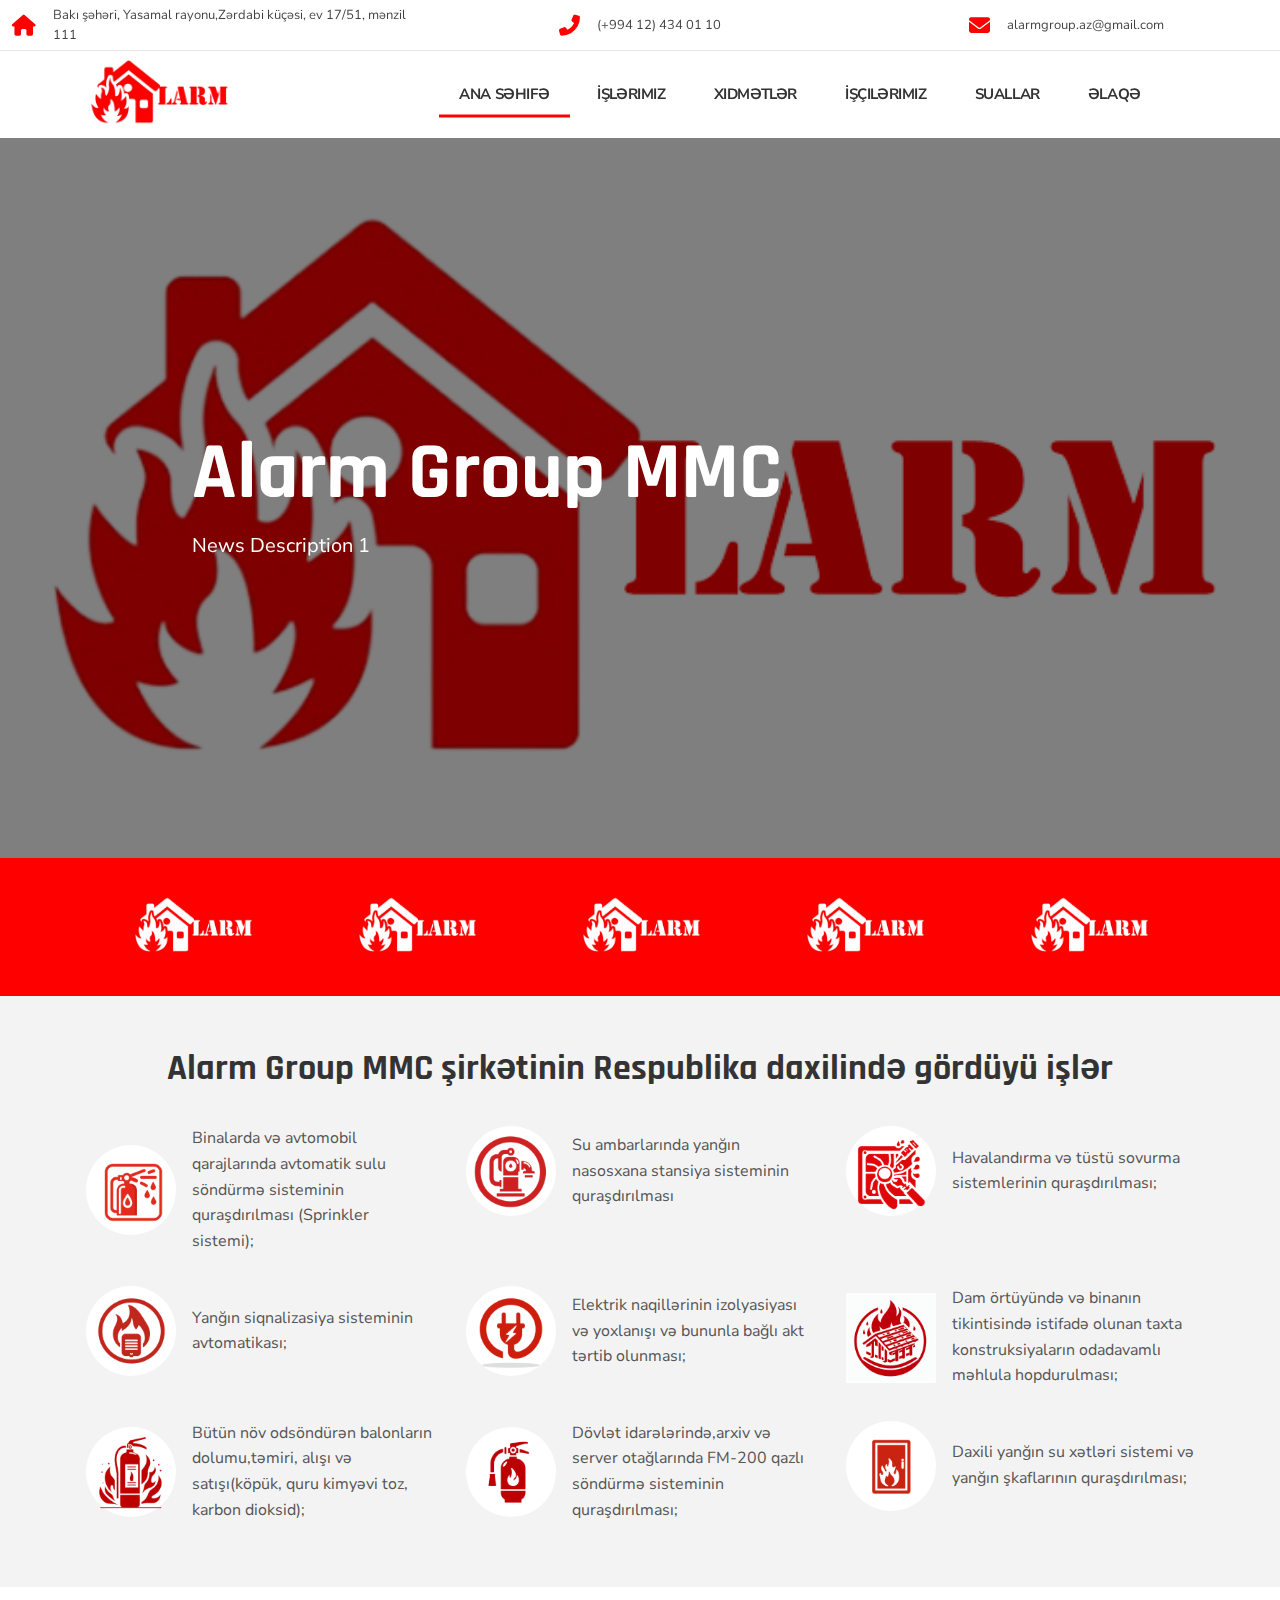
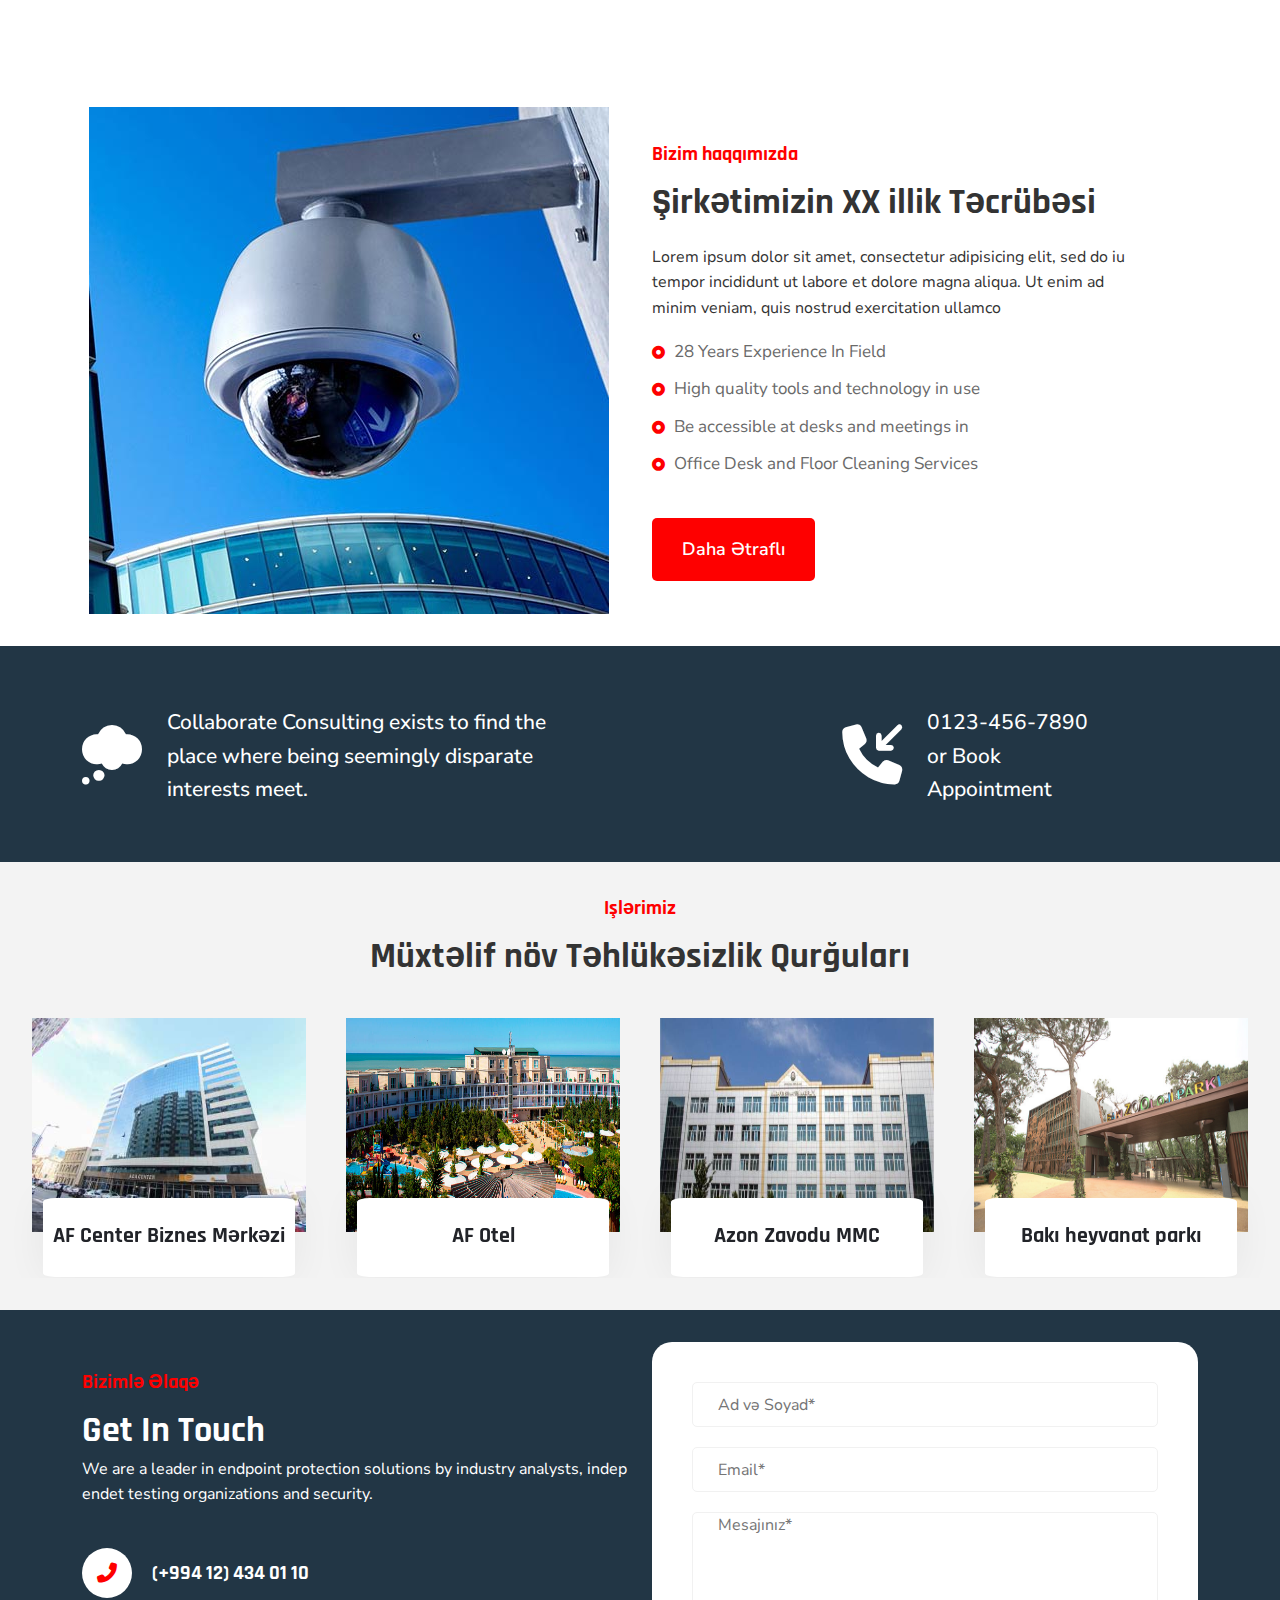
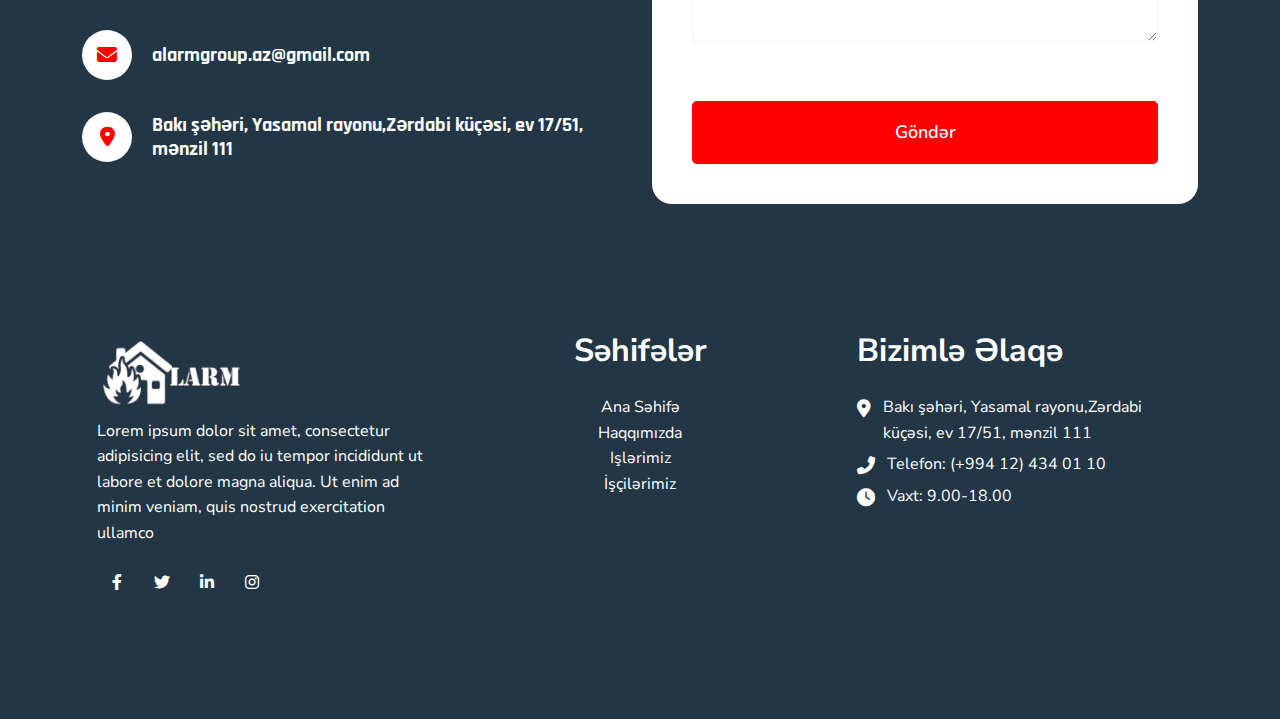
<file: index.html>
<!doctype html>
<html lang="en">

<head>
    <title>Alarm Group MMC</title>
    <!-- Required meta tags -->
    <meta charset="utf-8">
    <meta content="width=device-width, initial-scale=1, shrink-to-fit=no" name="viewport">

    <!-- Bootstrap CSS v5.2.1 -->
    <link href="assets/libs/bootstrap-5.2.3-dist/css/bootstrap.min.css" rel="stylesheet">
    <link href="assets/libs/slick/slick.css" rel="stylesheet" type="text/css" />
    <!-- ==== Font Awesome Pro === -->
    <link href="assets/libs/font-awesome/css/all.min.css" rel="stylesheet">
    <link href="assets/css/style.css" rel="stylesheet">
</head>

<body>
    <header>
        <div class="desktop-header">
            <div class="container-fluid">
                <div class="upper-header row">
                    <div class="col-lg-4 col-md-4">
                        <div class="header-phone-holder">
                            <i class="fas fa-home"></i>
                            Bakı şəhəri, Yasamal rayonu,Zərdabi küçəsi, ev 17/51, mənzil 111
                        </div>
                    </div>
                    <div class="col-lg-4 col-md-2">
                        <div class="header-phone-holder">
                            <i class="fas fa-phone-alt"></i>
                            (+994 12) 434 01 10
                        </div>
                    </div>
                    <div class="col-lg-4 col-md-2">
                        <div class="header-email-holder">
                            <i class="fas fa-envelope"></i>
                            alarmgroup.az@gmail.com
                        </div>
                    </div>
                </div>
                <div class="lower-header row">
                    <div class="col-md-3 text-center">
                        <div class="logo-main">
                            <a href="index.html">
                                <img alt="Logo" class="img-fluid logo" src="images/Alarm.png" title="Home">
                            </a>
                        </div>
                    </div>
                    <div class="col-md-9">
                        <ul class="header-menu vertical-center">
                            <li class="menu-item">
                                <a class="active" href="index.html">Ana Səhifə</a>
                            </li>
                            <!-- <li class="menu-item">
                                <a href="#">Haqqımızda</a>
                                <ul class="sub-menu">
                                    <li class="sub-menu-item">
                                        <a href="#">Test</a>
                                    </li>
                                    <li class="sub-menu-item">
                                        <a href="#">Test</a>
                                    </li>
                                    <li class="sub-menu-item">
                                        <a href="#">Test</a>
                                    </li>
                                </ul>
                            </li> -->
                            <li class="menu-item">
                                <a href="works.html">İşlərimiz</a>
                            </li>
                            <li class="menu-item">
                                <a href="services.html">Xidmətlər</a>
                            </li>
                            <li class="menu-item">
                                <a href="team.html">İşçilərimiz</a>
                            </li>
                            <li class="menu-item">
                                <a href="faq.html">Suallar</a>
                            </li>
                            <li class="menu-item">
                                <a href="contact.html">Əlaqə</a>
                            </li>
                        </ul>
                    </div>
                </div>
            </div>
        </div>
        <div class="mobile-header">
            <div class="mobile-header-wrapper">
                <div class="logo-main">
                    <a href="index.html">
                        <img alt="Logo" class="img-fluid logo" src="images/Alarm.png" title="Home">
                    </a>
                </div>
                <div class="mobile-menu-toggle">
                    <a class="mobile-menu-btn" href="javascript:void(0);">
                        <i class="fa-solid fa-bars fa-fade fa-lg"></i>
                    </a>
                </div>
                <div class="mobile-menu">
                    <ul class="mobile-menu-list">
                        <li>
                            <a class="active" href="index.html">
                                <span>Ana Səhifə</span>
                            </a>
                        </li>
                        <!-- <li>
                            <a href="index.html">
                                <span>Haqqımızda</span>
                            </a>
                        </li> -->
                        <li>
                            <a href="works.html">
                                <span>İşlərimiz</span>
                            </a>
                        </li>
                        <li>
                            <a href="services.html">
                                <span>Xidmətlər</span>
                            </a>
                        </li>
                        <li>
                            <a href="team.html">
                                <span>İşçilərimiz</span>
                            </a>
                        </li>
                        <li>
                            <a href="faq.html">
                                <span>Suallar</span>
                            </a>
                        </li>
                        <li>
                            <a href="contact.html">
                                <span>Əlaqə</span>
                            </a>
                        </li>
                    </ul>
                </div>
            </div>
        </div>
    </header>
    <main>
        <section class="section cover-section">
            <div class="slickjs carousel-news"></div>
        </section>
        <section class="section partners-section">
            <div class="container">
                <div class="slickjs carousel-partner">
                    <div class="partner-box px-5">
                        <img alt="" class="img-fluid" src="images/AlarmWhite.png">
                    </div>
                    <div class="partner-box px-5">
                        <img alt="" class="img-fluid" src="images/AlarmWhite.png">
                    </div>
                    <div class="partner-box px-5">
                        <img alt="" class="img-fluid" src="images/AlarmWhite.png">
                    </div>
                    <div class="partner-box px-5">
                        <img alt="" class="img-fluid" src="images/AlarmWhite.png">
                    </div>
                    <div class="partner-box px-5">
                        <img alt="" class="img-fluid" src="images/AlarmWhite.png">
                    </div>
                    <div class="partner-box px-5">
                        <img alt="" class="img-fluid" src="images/AlarmWhite.png">
                    </div>
                </div>
            </div>
        </section>
        <section class="section features-section py-5">
            <div class="container">
                <div class="section-heading">
                    <h3 class="section-title">Alarm Group MMC şirkətinin Respublika daxilində gördüyü işlər</h3>
                </div>
                <div class="row">
                    <div class="col-md-6 col-lg-4 p-3">
                        <div class="feature-box">
                            <div class="feature-icon rounded-circle vertical-center me-3">
                                <img alt="" src="images/sprinkler.png">
                            </div>
                            <div class="feature-content">
                                <p class="feature-body">Binalarda və avtomobil qarajlarında avtomatik sulu söndürmə sisteminin quraşdırılması (Sprinkler sistemi);</p>
                            </div>
                        </div>
                    </div>
                    <div class="col-md-6 col-lg-4 p-3">
                        <div class="feature-box">
                            <div class="feature-icon rounded-circle vertical-center me-3">
                                <img alt="" src="images/fire-pump.png">
                            </div>
                            <div class="feature-content">
                                <p class="feature-body">Su ambarlarında yanğın nasosxana stansiya sisteminin quraşdırılması </p>
                            </div>
                        </div>
                    </div>
                    <div class="col-md-6 col-lg-4 p-3">
                        <div class="feature-box">
                            <div class="feature-icon rounded-circle vertical-center me-3">
                                <img alt="" src="images/ventilation.png">
                            </div>
                            <div class="feature-content">
                                <p class="feature-body">Havalandırma və tüstü sovurma sistemlerinin quraşdırılması;</p>
                            </div>
                        </div>
                    </div>
                    <div class="col-md-6 col-lg-4 p-3">
                        <div class="feature-box">
                            <div class="feature-icon rounded-circle vertical-center me-3">
                                <img alt="" src="images/firealarm.png">
                            </div>
                            <div class="feature-content">
                                <p class="feature-body">Yanğın siqnalizasiya sisteminin avtomatikası;</p>
                            </div>
                        </div>
                    </div>
                    <div class="col-md-6 col-lg-4 p-3">
                        <div class="feature-box">
                            <div class="feature-icon rounded-circle vertical-center me-3">
                                <img alt="" src="images/electric.png">
                            </div>
                            <div class="feature-content">
                                <p class="feature-body">Elektrik naqillərinin izolyasiyası və yoxlanışı və bununla bağlı akt tərtib olunması;</p>
                            </div>
                        </div>
                    </div>
                    <div class="col-md-6 col-lg-4 p-3">
                        <div class="feature-box">
                            <div class="feature-icon rounded-circle vertical-center me-3">
                                <img alt="" src="images/fire-resistant.jpg">
                            </div>
                            <div class="feature-content">
                                <p class="feature-body">Dam örtüyündə və binanın tikintisində istifadə olunan taxta konstruksiyaların odadavamlı məhlula hopdurulması;</p>
                            </div>
                        </div>
                    </div>
                    <div class="col-md-6 col-lg-4 p-3">
                        <div class="feature-box">
                            <div class="feature-icon rounded-circle vertical-center me-3">
                                <img alt="" src="images/fire-extinguishing.png">
                            </div>
                            <div class="feature-content">
                                <p class="feature-body">Bütün növ odsöndürən balonların dolumu,təmiri, alışı və satışı(köpük, quru kimyəvi toz, karbon dioksid);</p>
                            </div>
                        </div>
                    </div>
                    <div class="col-md-6 col-lg-4 p-3">
                        <div class="feature-box">
                            <div class="feature-icon rounded-circle vertical-center me-3">
                                <img alt="" src="images/gas-extinguishing.png">
                            </div>
                            <div class="feature-content">
                                <p class="feature-body">Dövlət idarələrində,arxiv və server otağlarında FM-200 qazlı söndürmə sisteminin quraşdırılması;</p>
                            </div>
                        </div>
                    </div>
                    <div class="col-md-6 col-lg-4 p-3">
                        <div class="feature-box">
                            <div class="feature-icon rounded-circle vertical-center me-3">
                                <img alt="" src="images/fire-cabinet.png">
                            </div>
                            <div class="feature-content">
                                <p class="feature-body">Daxili yanğın su xətləri sistemi və yanğın şkaflarının quraşdırılması;</p>
                            </div>
                        </div>
                    </div>
                </div>
            </div>
        </section>
        <section class="section about-section container">
            <div class="row align-items-center">
                <div class="col-md-6 text-center">
                    <img alt="" class="img-fluid" src="images/about3.jpg">
                </div>
                <div class="col-md-6">
                    <div class="about-content">
                        <div class="about-heading">
                            <span class="subtitle">Bizim haqqımızda</span>
                            <h2 class="section-title">Şirkətimizin XX illik Təcrübəsi</h2>
                        </div>
                        <div class="about-body">
                            <p class="section-body my-3">
                                Lorem ipsum dolor sit amet, consectetur adipisicing elit, sed do iu
                                tempor incididunt ut labore et dolore magna aliqua. Ut enim ad minim veniam, quis
                                nostrud
                                exercitation ullamco
                            </p>
                            <ul class="about-list-items">
                                <li class="about-list-item">
                                    <span class="about-list-icon">
                                        <i class="fas fa-dot-circle"></i>
                                    </span>
                                    <span class="about-list-text"> 28 Years Experience In Field</span>
                                </li>
                                <li class="about-list-item">
                                    <span class="about-list-icon">
                                        <i class="fas fa-dot-circle"></i>
                                    </span>
                                    <span class="about-list-text"> High quality tools and technology in use</span>
                                </li>
                                <li class="about-list-item">
                                    <span class="about-list-icon">
                                        <i class="fas fa-dot-circle"></i>
                                    </span>
                                    <span class="about-list-text"> Be accessible at desks and meetings in</span>
                                </li>
                                <li class="about-list-item">
                                    <span class="about-list-icon">
                                        <i class="fas fa-dot-circle"></i>
                                    </span>
                                    <span class="about-list-text"> Office Desk and Floor Cleaning Services</span>
                                </li>
                            </ul>
                            <a class="button" href="about.html">Daha Ətraflı</a>
                        </div>
                    </div>
                </div>
            </div>
        </section>
        <section class="section call-section">
            <div class="container">
                <div class="row justify-content-center align-items-center">
                    <div class="col-md-8 ">
                        <div class="call-box vertical-center">
                            <div class="call-icon">
                                <i class="fa fa-thought-bubble"></i>
                            </div>
                            <span class="call-text">Collaborate Consulting exists to find the place where being
                                seemingly disparate interests meet.</span>
                        </div>
                    </div>
                    <div class="col-md-4 ">
                        <div class="call-box vertical-center">
                            <div class="call-icon">
                                <i class="fa fa-phone-incoming"></i>
                            </div>
                            <span class="call-text">0123-456-7890 or Book Appointment</span>
                        </div>
                    </div>
                </div>
            </div>
        </section>
        <section class="section projects-section">
            <div class="container-fluid">
                <div class="section-heading">
                    <span class="subtitle">Işlərimiz</span>
                    <h3 class="section-title">Müxtəlif növ Təhlükəsizlik Qurğuları</h3>
                </div>
                <div class="section-body">
                    <div class="slickjs carousel-projects">
                        <div class="project-box">
                            <div class="project-image">
                                <img alt="" class="img-fluid position-relative"
                                    src="images/works/AF Center Biznes Mərkəzi.jpg">
                            </div>
                            <div class="project-content">
                                <div class="project-content-heading">
                                    <h1>AF Center Biznes Mərkəzi</h1>
                                </div>
                                <!-- <div class="project-content-body">
                                <p class="mb-0">Security</p>
                            </div> -->
                            </div>
                        </div>
                        <div class="project-box">
                            <div class="project-image">
                                <img alt="" class="img-fluid position-relative" src="images/works/AF Otel ..jpg">
                            </div>
                            <div class="project-content">
                                <div class="project-content-heading">
                                    <h1>AF Otel</h1>
                                </div>
                                <!-- <div class="project-content-body">
                                <p class="mb-0">Security</p>
                            </div> -->
                            </div>
                        </div>
                        <div class="project-box">
                            <div class="project-image">
                                <img alt="" class="img-fluid position-relative" src="images/works/Azon Zavodu MMC.jpg">
                            </div>
                            <div class="project-content">
                                <div class="project-content-heading">
                                    <h1>Azon Zavodu MMC</h1>
                                </div>
                                <!-- <div class="project-content-body">
                                <p class="mb-0">Security</p>
                            </div> -->
                            </div>
                        </div>
                        <div class="project-box">
                            <div class="project-image">
                                <img alt="" class="img-fluid position-relative"
                                    src="images/works/Bakı heyvanat parkı( Zoopark).jpg">
                            </div>
                            <div class="project-content">
                                <div class="project-content-heading">
                                    <h1>Bakı heyvanat parkı</h1>
                                </div>
                                <!-- <div class="project-content-body">
                                <p class="mb-0">Security</p>
                            </div> -->
                            </div>
                        </div>
                        <div class="project-box">
                            <div class="project-image">
                                <img alt="" class="img-fluid position-relative"
                                    src="images/works/bilgeh sanatoriyası.jpg">
                            </div>
                            <div class="project-content">
                                <div class="project-content-heading">
                                    <h1>Bilgəh Sanatoriyası</h1>
                                </div>
                                <!-- <div class="project-content-body">
                                <p class="mb-0">Security</p>
                            </div> -->
                            </div>
                        </div>
                    </div>
                </div>
            </div>
        </section>
        <section class="section contact-section">
            <div class="container">
                <div class="row vertical-center">
                    <div class="col-md-6">
                        <div class="contact-content">
                            <div class="contact-content-heading">
                                <span class="subtitle">Bizimlə Əlaqə</span>
                                <h2 class="section-title">Get In Touch</h2>
                            </div>
                            <div class="contact-content-body">
                                <p>We are a leader in endpoint protection solutions by industry analysts, indep endet
                                    testing organizations and security.</p>
                                <div class="contact-info mt-4">
                                    <div class="contact-box py-3 vertical-center justify-content-start">
                                        <span class="contact-icon">
                                            <i class="fas fa-phone-alt text-center"></i>
                                        </span>
                                        <div class="contact-text">
                                            <p>(+994 12) 434 01 10</p>
                                        </div>
                                    </div>
                                    <div class="contact-box py-3 vertical-center justify-content-start">
                                        <span class="contact-icon">
                                            <i class="fa-solid fa-envelope text-center"></i>
                                        </span>
                                        <div class="contact-text">
                                            <p>alarmgroup.az@gmail.com</p>
                                        </div>
                                    </div>
                                    <div class="contact-box py-3 vertical-center justify-content-start">
                                        <span class="contact-icon">
                                            <i class="fa-solid fa-location-dot text-center"></i>
                                        </span>
                                        <div class="contact-text">
                                            <p>Bakı şəhəri, Yasamal rayonu,Zərdabi küçəsi, ev 17/51, mənzil 111</p>
                                        </div>
                                    </div>
                                </div>
                            </div>
                        </div>
                    </div>
                    <div class="col-md-6">
                        <div class="contact-form">
                            <form action="https://formspree.io/f/xwkjoaob" id="contact-form" method="POST">
                                <label>
                                    <input class="contact-input" name="name" placeholder="Ad və Soyad*" required=""
                                        type="text" />
                                </label>
                                <label>
                                    <input class="contact-input" name="email" placeholder="Email*" required=""
                                        type="email" />
                                </label>
                                <label>
                                    <textarea class="contact-input" name="message" placeholder="Mesajınız*" required=""
                                        rows="5" type="text"></textarea>
                                </label>
                                <button class="button" id="my-form-button">Göndər</button>
                                <p id="contact-form-status"></p>
                            </form>
                        </div>
                    </div>
                </div>
            </div>
        </section>
    </main>
    <footer>
        <div class="container">
            <div class="row">
                <div class="col-sm-12 col-md-6 col-lg-4">
                    <div class="footer-box">
                        <a href="index.html">
                            <img alt="" class="img-fluid logo" src="images/AlarmWhite.png">
                        </a>
                        <p class="mb-3">Lorem ipsum dolor sit amet, consectetur adipisicing elit, sed do iu tempor
                            incididunt ut labore
                            et dolore magna aliqua. Ut enim ad minim veniam, quis nostrud exercitation ullamco
                        </p>
                        <div class="social-icons">
                            <a class="facebook" href="#"><i class="fa-brands fa-facebook-f"></i></a>
                            <a class="twitter" href="#"><i class="fa-brands fa-twitter"></i></a>
                            <a class="linkedin" href="#"><i class="fa-brands fa-linkedin-in"></i></a>
                            <a class="instagram" href="#"><i class="fa-brands fa-instagram"></i></a>
                        </div>
                    </div>
                </div>
                <div class="col-sm-12 col-md-6 col-lg-4 text-center">
                    <div class="footer-box">
                        <h2>Səhifələr</h2>
                        <ul class="footer-navigation">
                            <li><a href="index.html">Ana Səhifə</a></li>
                            <li><a href="#">Haqqımızda</a></li>
                            <li><a href="#">Işlərimiz</a></li>
                            <li><a href="#">İşçilərimiz</a></li>
                            <!-- <li><a href="#">Bizimlə Əlaqə</a></li> -->
                        </ul>
                    </div>
                </div>
                <div class="col-sm-12 col-md-6 col-lg-4">
                    <div class="footer-box">
                        <h2>Bizimlə Əlaqə</h2>
                        <div class="footer-address">
                            <div class="footer_s_inner">
                                <div class="footer-social-icon">
                                    <i class="fa-solid fa-location-dot"></i>
                                </div>
                                <div class="footer-social-info">
                                    <p>
                                        Bakı şəhəri, Yasamal rayonu,Zərdabi küçəsi, ev 17/51, mənzil 111
                                    </p>
                                </div>
                            </div>
                            <div class="footer_s_inner">
                                <div class="footer-social-icon">
                                    <i class="fas fa-phone-alt"></i>
                                </div>
                                <div class="footer-social-info">
                                    <p>Telefon: (+994 12) 434 01 10</p>
                                </div>
                            </div>
                            <div class="footer_s_inner">
                                <div class="footer-social-icon">
                                    <i class="fa-solid fa-clock"></i>
                                </div>
                                <div class="footer-social-info">
                                    <p>Vaxt: 9.00-18.00</p>
                                </div>
                            </div>
                        </div>
                    </div>
                </div>
            </div>
        </div>
    </footer>
    <button id="scroll-to-top"><i class="fas fa-angle-up"></i></button>
    <script src="assets/libs/jquery/jquery.min.js"></script>
    <!-- Bootstrap JavaScript Libraries -->
    <script src="assets/libs/bootstrap-5.2.3-dist/js/bootstrap.bundle.min.js"></script>
    <script src="assets/libs/slick/slick.min.js" type="text/javascript"></script>
    <script src="assets/js/core.js"></script>
    <script src="assets/js/header.js"></script>
    <script src="assets/js/index.js"></script>
    <script src="assets/js/contact.js"></script>
</body>

</html>
</file>
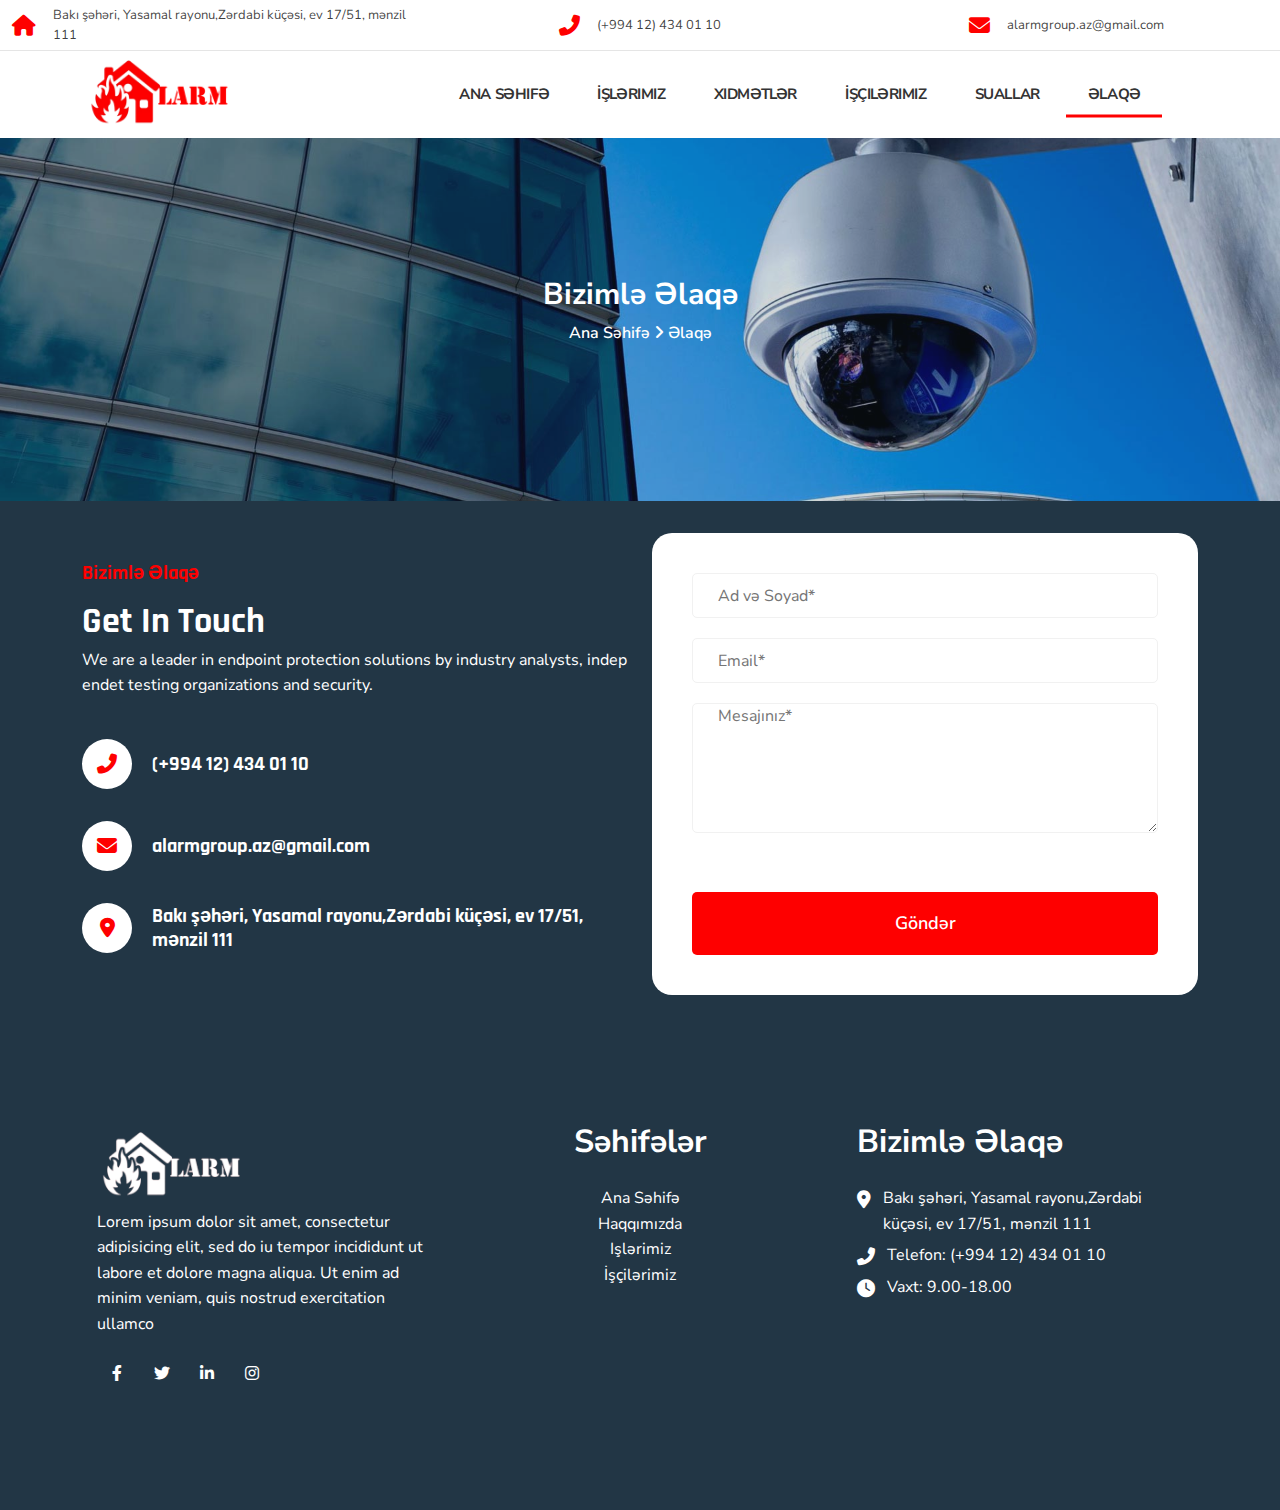
<file: contact.html>
<!doctype html>
<html lang="en">

<head>
    <title>Alarm Group MMC</title>
    <!-- Required meta tags -->
    <meta charset="utf-8">
    <meta content="width=device-width, initial-scale=1, shrink-to-fit=no" name="viewport">

    <!-- Bootstrap CSS v5.2.1 -->
    <link href="assets/libs/bootstrap-5.2.3-dist/css/bootstrap.min.css" rel="stylesheet">
    <link href="assets/libs/slick/slick.css" rel="stylesheet" type="text/css" />
    <!-- ==== Font Awesome Pro === -->
    <link href="assets/libs/font-awesome/css/all.min.css" rel="stylesheet">
    <link href="assets/css/style.css" rel="stylesheet">
</head>

<body>
    <header>
        <div class="desktop-header">
            <div class="container-fluid">
                <div class="upper-header row">
                    <div class="col-lg-4 col-md-4">
                        <div class="header-phone-holder">
                            <i class="fas fa-home"></i>
                            Bakı şəhəri, Yasamal rayonu,Zərdabi küçəsi, ev 17/51, mənzil 111
                        </div>
                    </div>
                    <div class="col-lg-4 col-md-2">
                        <div class="header-phone-holder">
                            <i class="fas fa-phone-alt"></i>
                            (+994 12) 434 01 10
                        </div>
                    </div>
                    <div class="col-lg-4 col-md-2">
                        <div class="header-email-holder">
                            <i class="fas fa-envelope"></i>
                            alarmgroup.az@gmail.com
                        </div>
                    </div>
                </div>
                <div class="lower-header row">
                    <div class="col-md-3 text-center">
                        <div class="logo-main">
                            <a href="index.html">
                                <img alt="Logo" class="img-fluid logo" src="images/Alarm.png" title="Home">
                            </a>
                        </div>
                    </div>
                    <div class="col-md-9">
                        <ul class="header-menu vertical-center">
                            <li class="menu-item">
                                <a href="index.html">Ana Səhifə</a>
                            </li>
                            <!-- <li class="menu-item">
                                <a href="#">Haqqımızda</a>
                                <ul class="sub-menu">
                                    <li class="sub-menu-item">
                                        <a href="#">Test</a>
                                    </li>
                                    <li class="sub-menu-item">
                                        <a href="#">Test</a>
                                    </li>
                                    <li class="sub-menu-item">
                                        <a href="#">Test</a>
                                    </li>
                                </ul>
                            </li> -->
                            <li class="menu-item">
                                <a href="works.html">İşlərimiz</a>
                            </li>
                            <li class="menu-item">
                                <a href="services.html">Xidmətlər</a>
                            </li>
                            <li class="menu-item">
                                <a href="team.html">İşçilərimiz</a>
                            </li>
                            <li class="menu-item">
                                <a href="faq.html">Suallar</a>
                            </li>
                            <li class="menu-item">
                                <a class="active" href="contact.html">Əlaqə</a>
                            </li>
                        </ul>
                    </div>
                </div>
            </div>
        </div>
        <div class="mobile-header">
            <div class="mobile-header-wrapper">
                <div class="logo-main">
                    <a href="index.html">
                        <img alt="Logo" class="img-fluid logo" src="images/Alarm.png" title="Home">
                    </a>
                </div>
                <div class="mobile-menu-toggle">
                    <a class="mobile-menu-btn" href="javascript:void(0);">
                        <i class="fa-solid fa-bars fa-fade fa-lg"></i>
                    </a>
                </div>
                <div class="mobile-menu">
                    <ul class="mobile-menu-list">
                        <li>
                            <a  href="index.html">
                                <span>Ana Səhifə</span>
                            </a>
                        </li>
                        <!-- <li>
                            <a href="index.html">
                                <span>Haqqımızda</span>
                            </a>
                        </li> -->
                        <li>
                            <a href="works.html">
                                <span>İşlərimiz</span>
                            </a>
                        </li>
                        <li>
                            <a href="services.html">
                                <span>Xidmətlər</span>
                            </a>
                        </li>
                        <li>
                            <a href="team.html">
                                <span>İşçilərimiz</span>
                            </a>
                        </li>
                        <li>
                            <a href="faq.html">
                                <span>Suallar</span>
                            </a>
                        </li>
                        <li>
                            <a class="active" href="index.html">
                                <span>Əlaqə</span>
                            </a>
                        </li>
                    </ul>
                </div>
            </div>
        </div>
    </header>
    <main>
        <section class="page-break">
            <div class="container">
                <div class="col-md-12 text-center">
                    <h1>Bizimlə Əlaqə</h1>
                    <p class="breadcrumb justify-content-center">
                        <a href="index.html">Ana Səhifə <i class="fas fa-angle-right"></i>&nbsp;</a><span>Əlaqə</span>
                    </p>
                </div>
            </div>
        </section>
        <section class="section contact-section">
            <div class="container">
                <div class="row vertical-center">
                    <div class="col-md-6">
                        <div class="contact-content">
                            <div class="contact-content-heading">
                                <span class="subtitle">Bizimlə Əlaqə</span>
                                <h2 class="section-title">Get In Touch</h2>
                            </div>
                            <div class="contact-content-body">
                                <p>We are a leader in endpoint protection solutions by industry analysts, indep endet
                                    testing organizations and security.</p>
                                <div class="contact-info mt-4">
                                    <div class="contact-box py-3 vertical-center justify-content-start">
                                        <span class="contact-icon">
                                            <i class="fas fa-phone-alt text-center"></i>
                                        </span>
                                        <div class="contact-text">
                                            <p>(+994 12) 434 01 10</p>
                                        </div>
                                    </div>
                                    <div class="contact-box py-3 vertical-center justify-content-start">
                                        <span class="contact-icon">
                                            <i class="fa-solid fa-envelope text-center"></i>
                                        </span>
                                        <div class="contact-text">
                                            <p>alarmgroup.az@gmail.com</p>
                                        </div>
                                    </div>
                                    <div class="contact-box py-3 vertical-center justify-content-start">
                                        <span class="contact-icon">
                                            <i class="fa-solid fa-location-dot text-center"></i>
                                        </span>
                                        <div class="contact-text">
                                            <p>Bakı şəhəri, Yasamal rayonu,Zərdabi küçəsi, ev 17/51, mənzil 111</p>
                                        </div>
                                    </div>
                                </div>
                            </div>
                        </div>
                    </div>
                    <div class="col-md-6">
                        <div class="contact-form">
                            <form action="https://formspree.io/f/xwkjoaob" id="contact-form" method="POST">
                                <label>
                                    <input class="contact-input" name="name" placeholder="Ad və Soyad*" required=""
                                        type="text" />
                                </label>
                                <label>
                                    <input class="contact-input" name="email" placeholder="Email*" required=""
                                        type="email" />
                                </label>
                                <label>
                                    <textarea class="contact-input" name="message" placeholder="Mesajınız*" required=""
                                        rows="5" type="text"></textarea>
                                </label>
                                <button class="button" id="my-form-button">Göndər</button>
                                <p id="contact-form-status"></p>
                            </form>
                        </div>
                    </div>
                </div>
            </div>
        </section>
    </main>
    <footer>
        <div class="container">
            <div class="row">
                <div class="col-sm-12 col-md-6 col-lg-4">
                    <div class="footer-box">
                        <a href="index.html">
                            <img alt="" class="img-fluid logo" src="images/AlarmWhite.png">
                        </a>
                        <p class="mb-3">Lorem ipsum dolor sit amet, consectetur adipisicing elit, sed do iu tempor
                            incididunt ut labore
                            et dolore magna aliqua. Ut enim ad minim veniam, quis nostrud exercitation ullamco
                        </p>
                        <div class="social-icons">
                            <a class="facebook" href="#"><i class="fa-brands fa-facebook-f"></i></a>
                            <a class="twitter" href="#"><i class="fa-brands fa-twitter"></i></a>
                            <a class="linkedin" href="#"><i class="fa-brands fa-linkedin-in"></i></a>
                            <a class="instagram" href="#"><i class="fa-brands fa-instagram"></i></a>
                        </div>
                    </div>
                </div>
                <div class="col-sm-12 col-md-6 col-lg-4 text-center">
                    <div class="footer-box">
                        <h2>Səhifələr</h2>
                        <ul class="footer-navigation">
                            <li><a href="index.html">Ana Səhifə</a></li>
                            <li><a href="#">Haqqımızda</a></li>
                            <li><a href="#">Işlərimiz</a></li>
                            <li><a href="#">İşçilərimiz</a></li>
                            <!-- <li><a href="#">Bizimlə Əlaqə</a></li> -->
                        </ul>
                    </div>
                </div>
                <div class="col-sm-12 col-md-6 col-lg-4">
                    <div class="footer-box">
                        <h2>Bizimlə Əlaqə</h2>
                        <div class="footer-address">
                            <div class="footer_s_inner">
                                <div class="footer-social-icon">
                                    <i class="fa-solid fa-location-dot"></i>
                                </div>
                                <div class="footer-social-info">
                                    <p>
                                        Bakı şəhəri, Yasamal rayonu,Zərdabi küçəsi, ev 17/51, mənzil 111
                                    </p>
                                </div>
                            </div>
                            <div class="footer_s_inner">
                                <div class="footer-social-icon">
                                    <i class="fas fa-phone-alt"></i>
                                </div>
                                <div class="footer-social-info">
                                    <p>Telefon: (+994 12) 434 01 10</p>
                                </div>
                            </div>
                            <div class="footer_s_inner">
                                <div class="footer-social-icon">
                                    <i class="fa-solid fa-clock"></i>
                                </div>
                                <div class="footer-social-info">
                                    <p>Vaxt: 9.00-18.00</p>
                                </div>
                            </div>
                        </div>
                    </div>
                </div>
            </div>
        </div>
    </footer>
    <button id="scroll-to-top"><i class="fas fa-angle-up"></i></button>
    <script src="assets/libs/jquery/jquery.min.js"></script>
    <!-- Bootstrap JavaScript Libraries -->
    <script src="assets/libs/bootstrap-5.2.3-dist/js/bootstrap.bundle.min.js"></script>
    <script src="assets/libs/slick/slick.min.js" type="text/javascript"></script>
    <script src="assets/js/core.js"></script>
    <script src="assets/js/header.js"></script>
    <script src="assets/js/contact.js"></script>
</body>

</html>
</file>
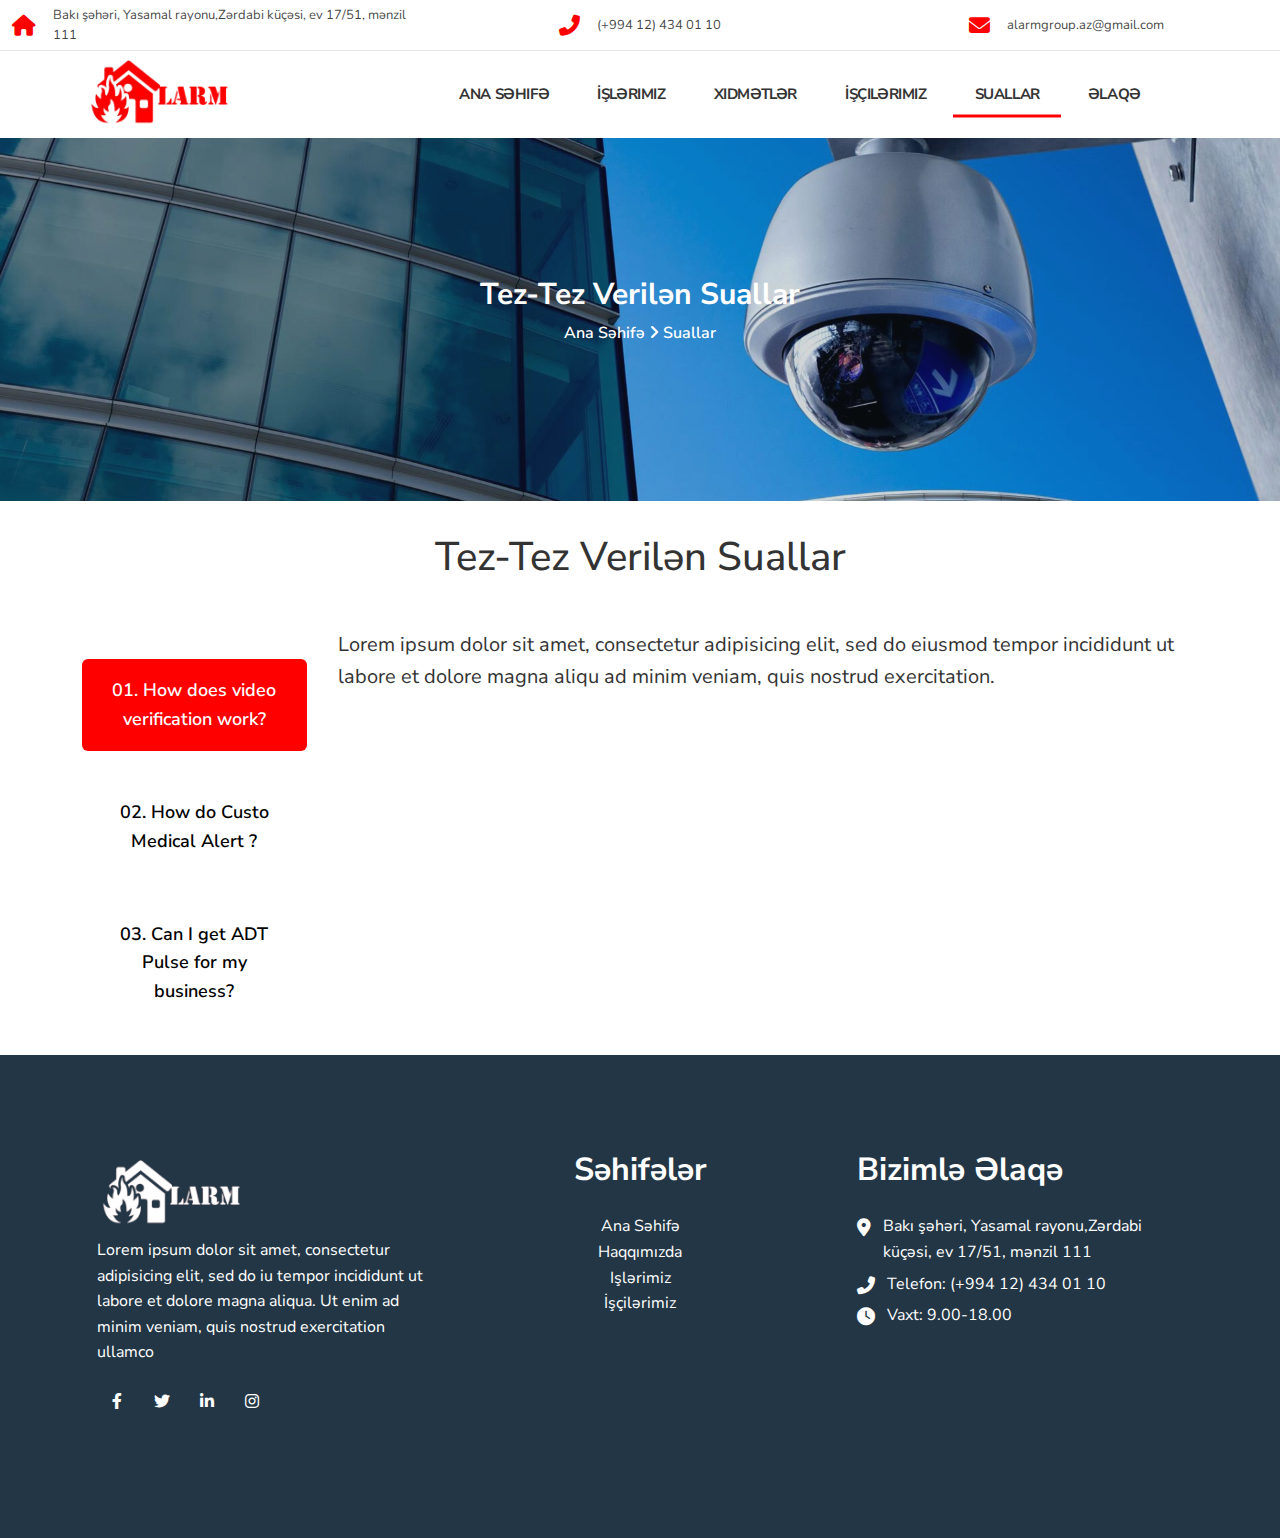
<file: faq.html>
<!doctype html>
<html lang="en">

<head>
    <title>Alarm Group MMC</title>
    <!-- Required meta tags -->
    <meta charset="utf-8">
    <meta content="width=device-width, initial-scale=1, shrink-to-fit=no" name="viewport">

    <!-- Bootstrap CSS v5.2.1 -->
    <link href="assets/libs/bootstrap-5.2.3-dist/css/bootstrap.min.css" rel="stylesheet">
    <link href="assets/libs/slick/slick.css" rel="stylesheet" type="text/css" />
    <!-- ==== Font Awesome Pro === -->
    <link href="assets/libs/font-awesome/css/all.min.css" rel="stylesheet">
    <link href="assets/css/style.css" rel="stylesheet">
</head>

<body>
    <header>
        <div class="desktop-header">
            <div class="container-fluid">
                <div class="upper-header row">
                    <div class="col-lg-4 col-md-4">
                        <div class="header-phone-holder">
                            <i class="fas fa-home"></i>
                            Bakı şəhəri, Yasamal rayonu,Zərdabi küçəsi, ev 17/51, mənzil 111
                        </div>
                    </div>
                    <div class="col-lg-4 col-md-2">
                        <div class="header-phone-holder">
                            <i class="fas fa-phone-alt"></i>
                            (+994 12) 434 01 10
                        </div>
                    </div>
                    <div class="col-lg-4 col-md-2">
                        <div class="header-email-holder">
                            <i class="fas fa-envelope"></i>
                            alarmgroup.az@gmail.com
                        </div>
                    </div>
                </div>
                <div class="lower-header row">
                    <div class="col-md-3 text-center">
                        <div class="logo-main">
                            <a href="index.html">
                                <img alt="Logo" class="img-fluid logo" src="images/Alarm.png" title="Home">
                            </a>
                        </div>
                    </div>
                    <div class="col-md-9">
                        <ul class="header-menu vertical-center">
                            <li class="menu-item">
                                <a  href="index.html">Ana Səhifə</a>
                            </li>
                            <!-- <li class="menu-item">
                                <a href="#">Haqqımızda</a>
                                <ul class="sub-menu">
                                    <li class="sub-menu-item">
                                        <a href="#">Test</a>
                                    </li>
                                    <li class="sub-menu-item">
                                        <a href="#">Test</a>
                                    </li>
                                    <li class="sub-menu-item">
                                        <a href="#">Test</a>
                                    </li>
                                </ul>
                            </li> -->
                            <li class="menu-item">
                                <a href="works.html">İşlərimiz</a>
                            </li>
                            <li class="menu-item">
                                <a href="services.html">Xidmətlər</a>
                            </li>
                            <li class="menu-item">
                                <a href="team.html">İşçilərimiz</a>
                            </li>
                            <li class="menu-item">
                                <a class="active" href="faq.html">Suallar</a>
                            </li>
                            <li class="menu-item">
                                <a href="contact.html">Əlaqə</a>
                            </li>
                        </ul>
                    </div>
                </div>
            </div>
        </div>
        <div class="mobile-header">
            <div class="mobile-header-wrapper">
                <div class="logo-main">
                    <a href="index.html">
                        <img alt="Logo" class="img-fluid logo" src="images/Alarm.png" title="Home">
                    </a>
                </div>
                <div class="mobile-menu-toggle">
                    <a class="mobile-menu-btn" href="javascript:void(0);">
                        <i class="fa-solid fa-bars fa-fade fa-lg"></i>
                    </a>
                </div>
                <div class="mobile-menu">
                    <ul class="mobile-menu-list">
                        <li>
                            <a href="index.html">
                                <span>Ana Səhifə</span>
                            </a>
                        </li>
                        <!-- <li>
                            <a href="index.html">
                                <span>Haqqımızda</span>
                            </a>
                        </li> -->
                        <li>
                            <a href="works.html">
                                <span>İşlərimiz</span>
                            </a>
                        </li>
                        <li>
                            <a href="services.html">
                                <span>Xidmətlər</span>
                            </a>
                        </li>
                        <li>
                            <a href="team.html">
                                <span>İşçilərimiz</span>
                            </a>
                        </li>
                        <li>
                            <a class="active" href="faq.html">
                                <span>Suallar</span>
                            </a>
                        </li>
                        <li>
                            <a href="index.html">
                                <span>Əlaqə</span>
                            </a>
                        </li>
                    </ul>
                </div>
            </div>
        </div>
    </header>
    <main>
        <section class="page-break">
            <div class="container">
                <div class="col-md-12 text-center">
                    <h1>Tez-Tez Verilən Suallar</h1>
                    <p class="breadcrumb justify-content-center">
                        <a href="index.html">Ana Səhifə <i class="fas fa-angle-right"></i>&nbsp;</a><span>Suallar</span>
                    </p>
                </div>
            </div>
        </section>
        <section class="section faq-section">
            <div class="container">
                <div class="row">
                    <div class="col-lg-12 col-md-12">
                        <div class="faq-left-inner mb-5">
                            <h1 class="section-heading">Tez-Tez Verilən Suallar</h1>
                        </div>
                        <div class="d-flex align-items-start">
                            <div class="nav flex-column nav-pills me-3" id="v-pills-tab" role="tablist"
                                aria-orientation="vertical">
                                <button class="nav-link active button text-black" id="v-pills-home-tab" data-bs-toggle="pill"
                                    data-bs-target="#v-pills-home" type="button" role="tab" aria-controls="v-pills-home"
                                    aria-selected="true">01. How does video verification work?</button>
                                <button class="nav-link button text-black" id="v-pills-profile-tab" data-bs-toggle="pill"
                                    data-bs-target="#v-pills-profile" type="button" role="tab"
                                    aria-controls="v-pills-profile" aria-selected="false">02. How do Custo Medical Alert
                                    ?</button>
                                <button class="nav-link button text-black" id="v-pills-settings-tab" data-bs-toggle="pill"
                                    data-bs-target="#v-pills-settings" type="button" role="tab"
                                    aria-controls="v-pills-settings" aria-selected="false">03. Can I get ADT Pulse for
                                    my business?</button>
                            </div>
                            <div class="tab-content" id="v-pills-tabContent">
                                <div class="tab-pane fade show active blockquote vertical-center" id="v-pills-home" role="tabpanel"
                                    aria-labelledby="v-pills-home-tab" tabindex="0">Lorem ipsum dolor sit amet,
                                    consectetur adipisicing elit, sed do eiusmod tempor incididunt ut labore et dolore
                                    magna aliqu ad minim veniam, quis nostrud exercitation.</div>
                                <div class="tab-pane fade blockquote vertical-center" id="v-pills-profile" role="tabpanel"
                                    aria-labelledby="v-pills-profile-tab" tabindex="0">Lorem ipsum dolor sit amet,
                                    consectetur adipisicing elit, sed do eiusmod tempor incididunt ut labore et dolore
                                    magna aliqu ad minim veniam, quis nostrud exercitation.</div>
                                <div class="tab-pane fade blockquote vertical-center" id="v-pills-settings" role="tabpanel"
                                    aria-labelledby="v-pills-settings-tab" tabindex="0">Lorem ipsum dolor sit amet,
                                    consectetur adipisicing elit, sed do eiusmod tempor incididunt ut labore et dolore
                                    magna aliqu ad minim veniam, quis nostrud exercitation.</div>
                            </div>
                        </div>
                    </div>
                </div>
            </div>
        </section>
    </main>
    <footer>
        <div class="container">
            <div class="row">
                <div class="col-sm-12 col-md-6 col-lg-4">
                    <div class="footer-box">
                        <a href="index.html">
                            <img alt="" class="img-fluid logo" src="images/AlarmWhite.png">
                        </a>
                        <p class="mb-3">Lorem ipsum dolor sit amet, consectetur adipisicing elit, sed do iu tempor
                            incididunt ut labore
                            et dolore magna aliqua. Ut enim ad minim veniam, quis nostrud exercitation ullamco
                        </p>
                        <div class="social-icons">
                            <a class="facebook" href="#"><i class="fa-brands fa-facebook-f"></i></a>
                            <a class="twitter" href="#"><i class="fa-brands fa-twitter"></i></a>
                            <a class="linkedin" href="#"><i class="fa-brands fa-linkedin-in"></i></a>
                            <a class="instagram" href="#"><i class="fa-brands fa-instagram"></i></a>
                        </div>
                    </div>
                </div>
                <div class="col-sm-12 col-md-6 col-lg-4 text-center">
                    <div class="footer-box">
                        <h2>Səhifələr</h2>
                        <ul class="footer-navigation">
                            <li><a href="index.html">Ana Səhifə</a></li>
                            <li><a href="#">Haqqımızda</a></li>
                            <li><a href="#">Işlərimiz</a></li>
                            <li><a href="#">İşçilərimiz</a></li>
                            <!-- <li><a href="#">Bizimlə Əlaqə</a></li> -->
                        </ul>
                    </div>
                </div>
                <div class="col-sm-12 col-md-6 col-lg-4">
                    <div class="footer-box">
                        <h2>Bizimlə Əlaqə</h2>
                        <div class="footer-address">
                            <div class="footer_s_inner">
                                <div class="footer-social-icon">
                                    <i class="fa-solid fa-location-dot"></i>
                                </div>
                                <div class="footer-social-info">
                                    <p>
                                        Bakı şəhəri, Yasamal rayonu,Zərdabi küçəsi, ev 17/51, mənzil 111
                                    </p>
                                </div>
                            </div>
                            <div class="footer_s_inner">
                                <div class="footer-social-icon">
                                    <i class="fas fa-phone-alt"></i>
                                </div>
                                <div class="footer-social-info">
                                    <p>Telefon: (+994 12) 434 01 10</p>
                                </div>
                            </div>
                            <div class="footer_s_inner">
                                <div class="footer-social-icon">
                                    <i class="fa-solid fa-clock"></i>
                                </div>
                                <div class="footer-social-info">
                                    <p>Vaxt: 9.00-18.00</p>
                                </div>
                            </div>
                        </div>
                    </div>
                </div>
            </div>
        </div>
    </footer>
    <button id="scroll-to-top"><i class="fas fa-angle-up"></i></button>
    <script src="assets/libs/jquery/jquery.min.js"></script>
    <!-- Bootstrap JavaScript Libraries -->
    <script src="assets/libs/bootstrap-5.2.3-dist/js/bootstrap.bundle.min.js"></script>
    <script src="assets/libs/slick/slick.min.js" type="text/javascript"></script>
    <script src="assets/js/core.js"></script>
    <script src="assets/js/header.js"></script>
</body>

</html>
</file>
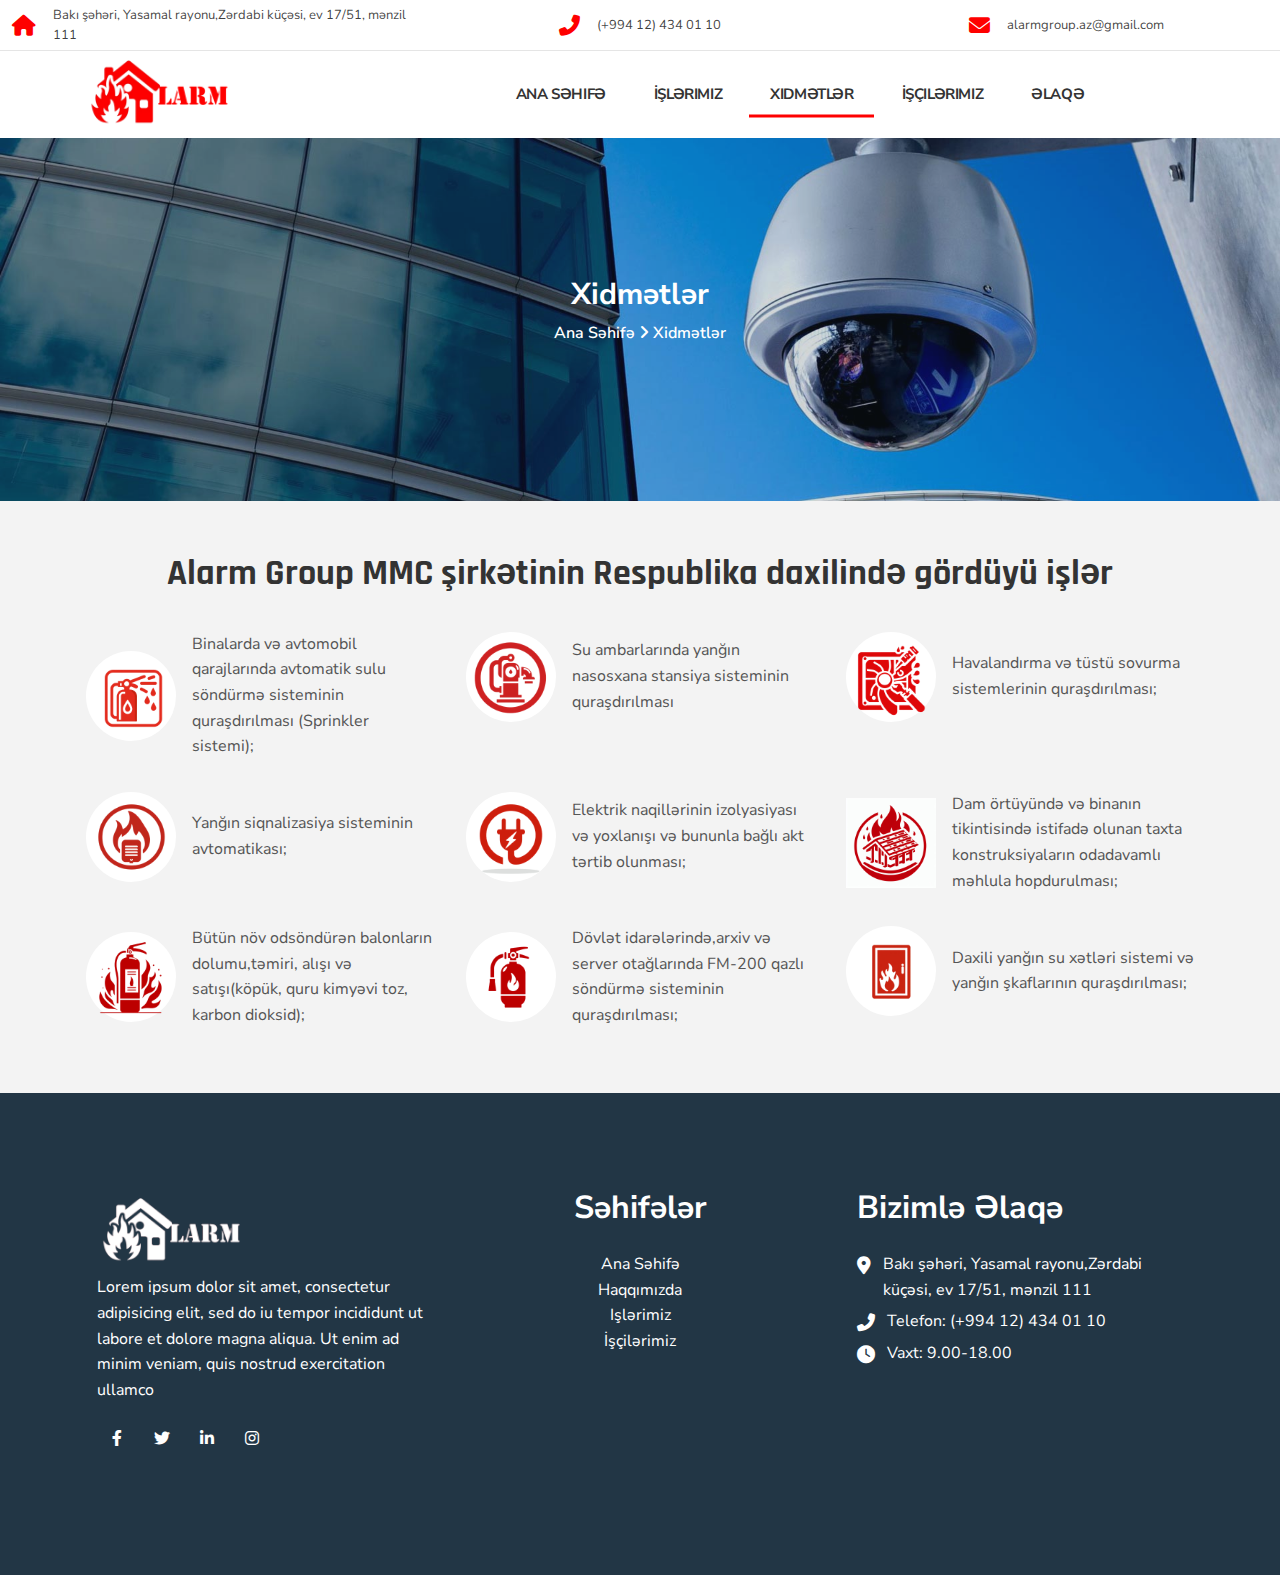
<file: services.html>
<!doctype html>
<html lang="en">

<head>
    <title>Alarm Group MMC</title>
    <!-- Required meta tags -->
    <meta charset="utf-8">
    <meta content="width=device-width, initial-scale=1, shrink-to-fit=no" name="viewport">

    <!-- Bootstrap CSS v5.2.1 -->
    <link href="assets/libs/bootstrap-5.2.3-dist/css/bootstrap.min.css" rel="stylesheet">
    <link href="assets/libs/slick/slick.css" rel="stylesheet" type="text/css" />
    <!-- ==== Font Awesome Pro === -->
    <link href="assets/libs/font-awesome/css/all.min.css" rel="stylesheet">
    <link href="assets/css/style.css" rel="stylesheet">
</head>

<body>
    <header>
        <div class="desktop-header">
            <div class="container-fluid">
                <div class="upper-header row">
                    <div class="col-lg-4 col-md-4">
                        <div class="header-phone-holder">
                            <i class="fas fa-home"></i>
                            Bakı şəhəri, Yasamal rayonu,Zərdabi küçəsi, ev 17/51, mənzil 111
                        </div>
                    </div>
                    <div class="col-lg-4 col-md-2">
                        <div class="header-phone-holder">
                            <i class="fas fa-phone-alt"></i>
                            (+994 12) 434 01 10
                        </div>
                    </div>
                    <div class="col-lg-4 col-md-2">
                        <div class="header-email-holder">
                            <i class="fas fa-envelope"></i>
                            alarmgroup.az@gmail.com
                        </div>
                    </div>
                </div>
                <div class="lower-header row">
                    <div class="col-md-3 text-center">
                        <div class="logo-main">
                            <a href="index.html">
                                <img alt="Logo" class="img-fluid logo" src="images/Alarm.png" title="Home">
                            </a>
                        </div>
                    </div>
                    <div class="col-md-9">
                        <ul class="header-menu vertical-center">
                            <li class="menu-item">
                                <a href="index.html">Ana Səhifə</a>
                            </li>
                            <!-- <li class="menu-item">
                                <a href="#">Haqqımızda</a>
                                <ul class="sub-menu">
                                    <li class="sub-menu-item">
                                        <a href="#">Test</a>
                                    </li>
                                    <li class="sub-menu-item">
                                        <a href="#">Test</a>
                                    </li>
                                    <li class="sub-menu-item">
                                        <a href="#">Test</a>
                                    </li>
                                </ul>
                            </li> -->
                            <li class="menu-item">
                                <a href="works.html">İşlərimiz</a>
                            </li>
                            <li class="menu-item">
                                <a class="active" href="services.html">Xidmətlər</a>
                            </li>
                            <li class="menu-item">
                                <a href="team.html">İşçilərimiz</a>
                            </li>
                            <li class="menu-item">
                                <a href="contact.html">Əlaqə</a>
                            </li>
                        </ul>
                    </div>
                </div>
            </div>
        </div>
        <div class="mobile-header">
            <div class="mobile-header-wrapper">
                <div class="logo-main">
                    <a href="index.html">
                        <img alt="Logo" class="img-fluid logo" src="images/Alarm.png" title="Home">
                    </a>
                </div>
                <div class="mobile-menu-toggle">
                    <a class="mobile-menu-btn" href="javascript:void(0);">
                        <i class="fa-solid fa-bars fa-fade fa-lg"></i>
                    </a>
                </div>
                <div class="mobile-menu">
                    <ul class="mobile-menu-list">
                        <li>
                            <a href="index.html">
                                <span>Ana Səhifə</span>
                            </a>
                        </li>
                        <!-- <li>
                            <a href="index.html">
                                <span>Haqqımızda</span>
                            </a>
                        </li> -->
                        <li>
                            <a href="works.html">
                                <span>İşlərimiz</span>
                            </a>
                        </li>
                        <li>
                        <li>
                            <a class="active" href="services.html">
                                <span>Xidmətlər</span>
                            </a>
                        </li>
                        <a href="team.html">
                            <span>İşçilərimiz</span>
                        </a>
                        </li>
                        <li>
                            <a href="contact.html">
                                <span>Əlaqə</span>
                            </a>
                        </li>
                    </ul>
                </div>
            </div>
        </div>
    </header>
    <main>
        <section class="page-break">
            <div class="container">
                <div class="col-md-12 text-center">
                    <h1>Xidmətlər</h1>
                    <p class="breadcrumb justify-content-center">
                        <a href="index.html">Ana Səhifə <i
                                class="fas fa-angle-right"></i>&nbsp;</a><span>Xidmətlər</span>
                    </p>
                </div>
            </div>
        </section>
        <section class="section features-section py-5">
            <div class="container">
                <div class="section-heading">
                    <h3 class="section-title">Alarm Group MMC şirkətinin Respublika daxilində gördüyü işlər</h3>
                </div>
                <div class="row">
                    <div class="col-md-6 col-lg-4 p-3">
                        <div class="feature-box">
                            <div class="feature-icon rounded-circle vertical-center me-3">
                                <img alt="" src="images/sprinkler.png">
                            </div>
                            <div class="feature-content">
                                <p class="feature-body">Binalarda və avtomobil qarajlarında avtomatik sulu söndürmə sisteminin quraşdırılması (Sprinkler sistemi);</p>
                            </div>
                        </div>
                    </div>
                    <div class="col-md-6 col-lg-4 p-3">
                        <div class="feature-box">
                            <div class="feature-icon rounded-circle vertical-center me-3">
                                <img alt="" src="images/fire-pump.png">
                            </div>
                            <div class="feature-content">
                                <p class="feature-body">Su ambarlarında yanğın nasosxana stansiya sisteminin quraşdırılması </p>
                            </div>
                        </div>
                    </div>
                    <div class="col-md-6 col-lg-4 p-3">
                        <div class="feature-box">
                            <div class="feature-icon rounded-circle vertical-center me-3">
                                <img alt="" src="images/ventilation.png">
                            </div>
                            <div class="feature-content">
                                <p class="feature-body">Havalandırma və tüstü sovurma sistemlerinin quraşdırılması;</p>
                            </div>
                        </div>
                    </div>
                    <div class="col-md-6 col-lg-4 p-3">
                        <div class="feature-box">
                            <div class="feature-icon rounded-circle vertical-center me-3">
                                <img alt="" src="images/firealarm.png">
                            </div>
                            <div class="feature-content">
                                <p class="feature-body">Yanğın siqnalizasiya sisteminin avtomatikası;</p>
                            </div>
                        </div>
                    </div>
                    <div class="col-md-6 col-lg-4 p-3">
                        <div class="feature-box">
                            <div class="feature-icon rounded-circle vertical-center me-3">
                                <img alt="" src="images/electric.png">
                            </div>
                            <div class="feature-content">
                                <p class="feature-body">Elektrik naqillərinin izolyasiyası və yoxlanışı və bununla bağlı akt tərtib olunması;</p>
                            </div>
                        </div>
                    </div>
                    <div class="col-md-6 col-lg-4 p-3">
                        <div class="feature-box">
                            <div class="feature-icon rounded-circle vertical-center me-3">
                                <img alt="" src="images/fire-resistant.jpg">
                            </div>
                            <div class="feature-content">
                                <p class="feature-body">Dam örtüyündə və binanın tikintisində istifadə olunan taxta konstruksiyaların odadavamlı məhlula hopdurulması;</p>
                            </div>
                        </div>
                    </div>
                    <div class="col-md-6 col-lg-4 p-3">
                        <div class="feature-box">
                            <div class="feature-icon rounded-circle vertical-center me-3">
                                <img alt="" src="images/fire-extinguishing.png">
                            </div>
                            <div class="feature-content">
                                <p class="feature-body">Bütün növ odsöndürən balonların dolumu,təmiri, alışı və satışı(köpük, quru kimyəvi toz, karbon dioksid);</p>
                            </div>
                        </div>
                    </div>
                    <div class="col-md-6 col-lg-4 p-3">
                        <div class="feature-box">
                            <div class="feature-icon rounded-circle vertical-center me-3">
                                <img alt="" src="images/gas-extinguishing.png">
                            </div>
                            <div class="feature-content">
                                <p class="feature-body">Dövlət idarələrində,arxiv və server otağlarında FM-200 qazlı söndürmə sisteminin quraşdırılması;</p>
                            </div>
                        </div>
                    </div>
                    <div class="col-md-6 col-lg-4 p-3">
                        <div class="feature-box">
                            <div class="feature-icon rounded-circle vertical-center me-3">
                                <img alt="" src="images/fire-cabinet.png">
                            </div>
                            <div class="feature-content">
                                <p class="feature-body">Daxili yanğın su xətləri sistemi və yanğın şkaflarının quraşdırılması;</p>
                            </div>
                        </div>
                    </div>
                </div>
            </div>
        </section>
    </main>
    <footer>
        <div class="container">
            <div class="row">
                <div class="col-sm-12 col-md-6 col-lg-4">
                    <div class="footer-box">
                        <a href="index.html">
                            <img alt="" class="img-fluid logo" src="images/AlarmWhite.png">
                        </a>
                        <p class="mb-3">Lorem ipsum dolor sit amet, consectetur adipisicing elit, sed do iu tempor
                            incididunt ut labore
                            et dolore magna aliqua. Ut enim ad minim veniam, quis nostrud exercitation ullamco
                        </p>
                        <div class="social-icons">
                            <a class="facebook" href="#"><i class="fa-brands fa-facebook-f"></i></a>
                            <a class="twitter" href="#"><i class="fa-brands fa-twitter"></i></a>
                            <a class="linkedin" href="#"><i class="fa-brands fa-linkedin-in"></i></a>
                            <a class="instagram" href="#"><i class="fa-brands fa-instagram"></i></a>
                        </div>
                    </div>
                </div>
                <div class="col-sm-12 col-md-6 col-lg-4 text-center">
                    <div class="footer-box">
                        <h2>Səhifələr</h2>
                        <ul class="footer-navigation">
                            <li><a href="index.html">Ana Səhifə</a></li>
                            <li><a href="#">Haqqımızda</a></li>
                            <li><a href="#">Işlərimiz</a></li>
                            <li><a href="#">İşçilərimiz</a></li>
                            <!-- <li><a href="#">Bizimlə Əlaqə</a></li> -->
                        </ul>
                    </div>
                </div>
                <div class="col-sm-12 col-md-6 col-lg-4">
                    <div class="footer-box">
                        <h2>Bizimlə Əlaqə</h2>
                        <div class="footer-address">
                            <div class="footer_s_inner">
                                <div class="footer-social-icon">
                                    <i class="fa-solid fa-location-dot"></i>
                                </div>
                                <div class="footer-social-info">
                                    <p>
                                        Bakı şəhəri, Yasamal rayonu,Zərdabi küçəsi, ev 17/51, mənzil 111
                                    </p>
                                </div>
                            </div>
                            <div class="footer_s_inner">
                                <div class="footer-social-icon">
                                    <i class="fas fa-phone-alt"></i>
                                </div>
                                <div class="footer-social-info">
                                    <p>Telefon: (+994 12) 434 01 10</p>
                                </div>
                            </div>
                            <div class="footer_s_inner">
                                <div class="footer-social-icon">
                                    <i class="fa-solid fa-clock"></i>
                                </div>
                                <div class="footer-social-info">
                                    <p>Vaxt: 9.00-18.00</p>
                                </div>
                            </div>
                        </div>
                    </div>
                </div>
            </div>
        </div>
    </footer>
    <button id="scroll-to-top"><i class="fas fa-angle-up"></i></button>
    <script src="assets/libs/jquery/jquery.min.js"></script>
    <!-- Bootstrap JavaScript Libraries -->
    <script src="assets/libs/bootstrap-5.2.3-dist/js/bootstrap.bundle.min.js"></script>
    <script src="assets/libs/slick/slick.min.js" type="text/javascript"></script>
    <script src="assets/js/core.js"></script>
    <script src="assets/js/header.js"></script>
</body>

</html>
</file>
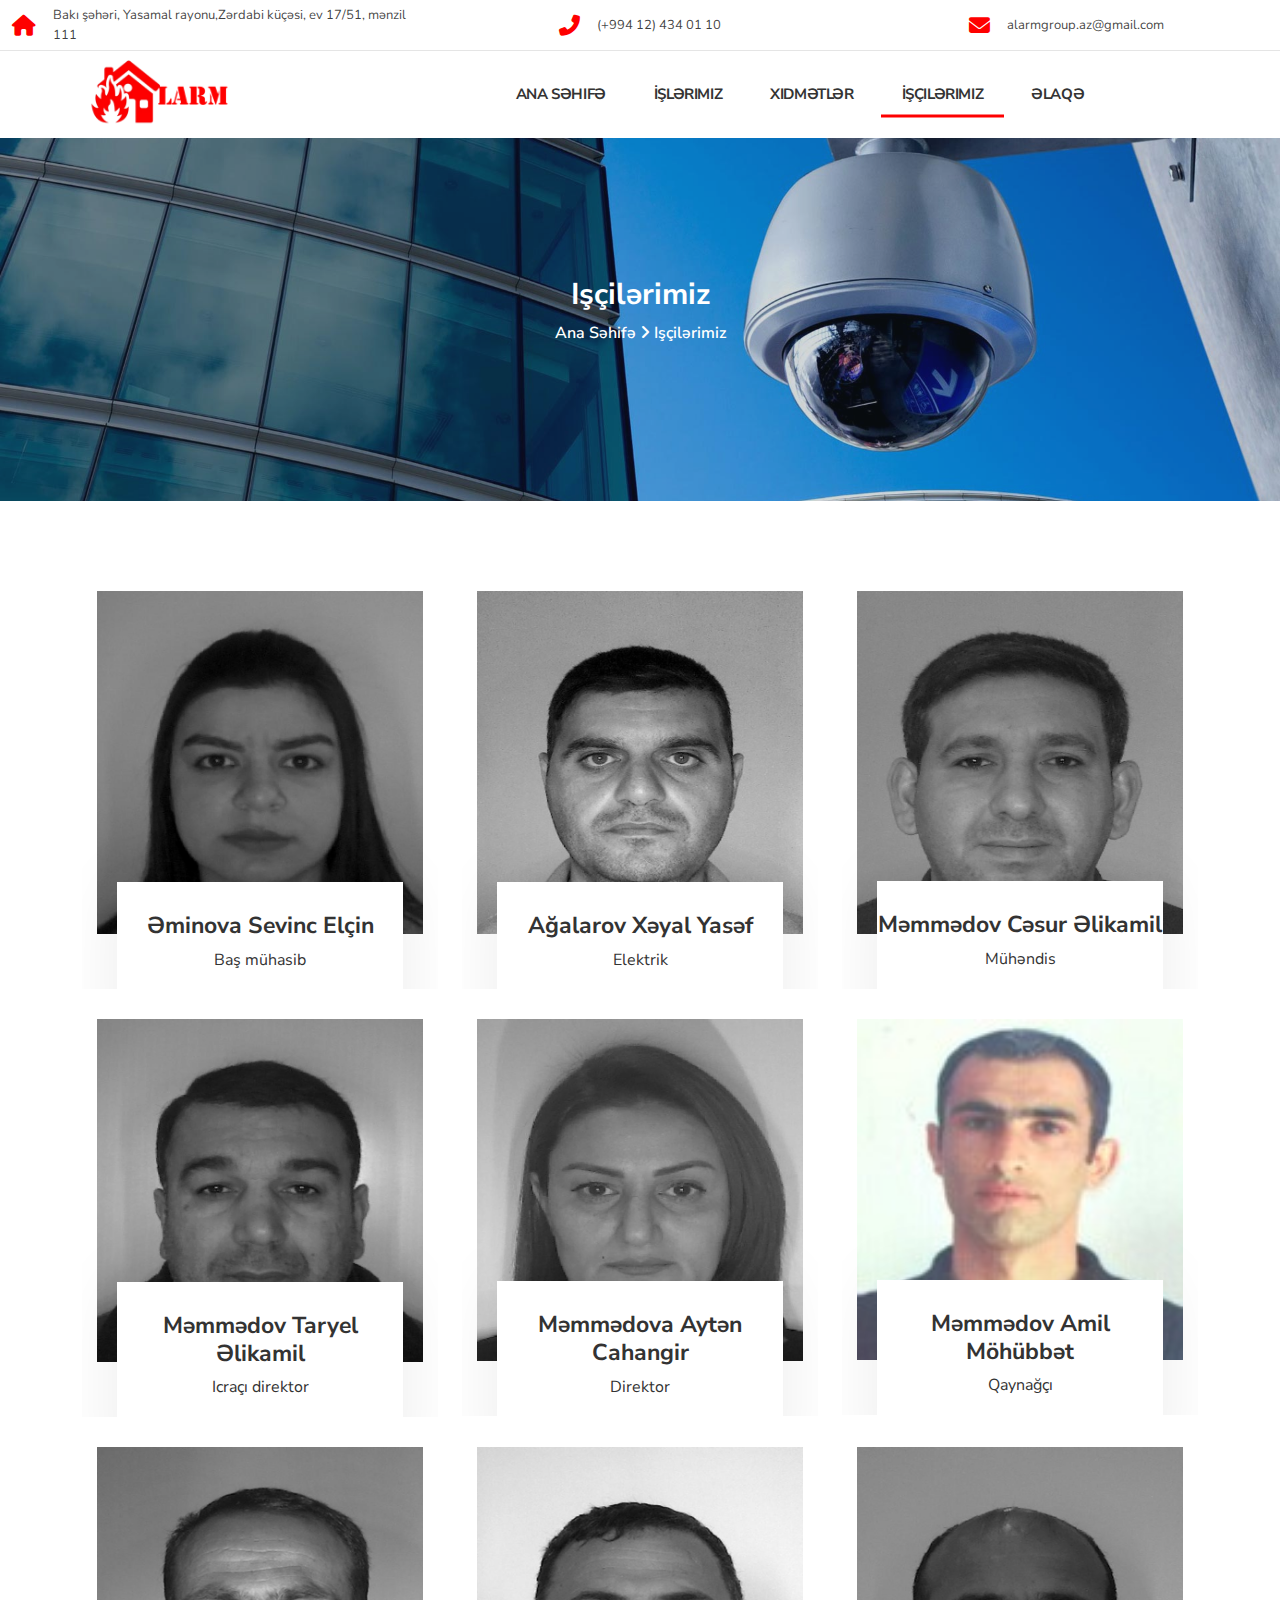
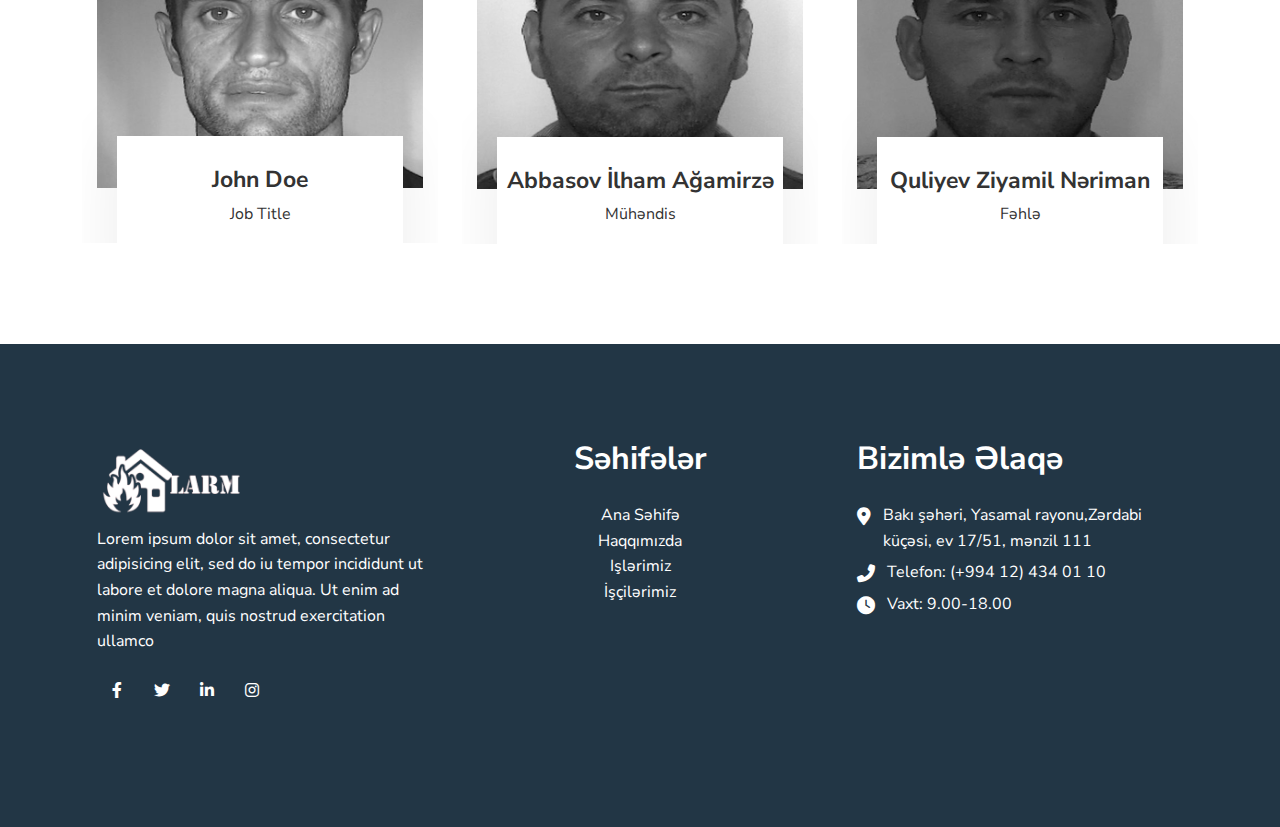
<file: team.html>
<!doctype html>
<html lang="en">

<head>
    <title>Işçilərimiz - Alarm Group MMC</title>
    <!-- Required meta tags -->
    <meta charset="utf-8">
    <meta content="width=device-width, initial-scale=1, shrink-to-fit=no" name="viewport">

    <!-- Bootstrap CSS v5.2.1 -->
    <link href="assets/libs/bootstrap-5.2.3-dist/css/bootstrap.min.css" rel="stylesheet">
    <!-- ==== Font Awesome Pro === -->
    <link href="assets/libs/font-awesome/css/all.min.css" rel="stylesheet">
    <link href="assets/css/team.css" rel="stylesheet">
</head>

<body>
    <header>
        <div class="desktop-header">
            <div class="container-fluid">
                <div class="upper-header row">
                    <div class="col-lg-4 col-md-4">
                        <div class="header-phone-holder">
                            <i class="fas fa-home"></i>
                            Bakı şəhəri, Yasamal rayonu,Zərdabi küçəsi, ev 17/51, mənzil 111
                        </div>
                    </div>
                    <div class="col-lg-4 col-md-2">
                        <div class="header-phone-holder">
                            <i class="fas fa-phone-alt"></i>
                            (+994 12) 434 01 10
                        </div>
                    </div>
                    <div class="col-lg-4 col-md-2">
                        <div class="header-email-holder">
                            <i class="fas fa-envelope"></i>
                            alarmgroup.az@gmail.com
                        </div>
                    </div>
                </div>
                <div class="lower-header row">
                    <div class="col-md-3 text-center">
                        <div class="logo-main">
                            <a href="index.html">
                                <img alt="Logo" class="img-fluid logo" src="images/Alarm.png" title="Home">
                            </a>
                        </div>
                    </div>
                    <div class="col-md-9">
                        <ul class="header-menu vertical-center">
                            <li class="menu-item">
                                <a href="index.html">Ana Səhifə</a>
                            </li>
                            <!-- <li class="menu-item">
                                <a href="#">Haqqımızda</a>
                                <ul class="sub-menu">
                                    <li class="sub-menu-item">
                                        <a href="#">Test</a>
                                    </li>
                                    <li class="sub-menu-item">
                                        <a href="#">Test</a>
                                    </li>
                                    <li class="sub-menu-item">
                                        <a href="#">Test</a>
                                    </li>
                                </ul>
                            </li> -->
                            <li class="menu-item">
                                <a href="works.html">İşlərimiz</a>
                            </li>
                            <li class="menu-item">
                                <a href="services.html">Xidmətlər</a>
                            </li>
                            <li class="menu-item">
                                <a class="active" href="team.html">İşçilərimiz</a>
                            </li>
                            <li class="menu-item">
                                <a href="contact.html">Əlaqə</a>
                            </li>
                        </ul>
                    </div>
                </div>
            </div>
        </div>
        <div class="mobile-header">
            <div class="mobile-header-wrapper">
                <div class="logo-main">
                    <a href="index.html">
                        <img alt="Logo" class="img-fluid logo" src="images/Alarm.png" title="Home">
                    </a>
                </div>
                <div class="mobile-menu-toggle">
                    <a class="mobile-menu-btn" href="javascript:void(0);">
                        <i class="fa-solid fa-bars fa-fade fa-lg"></i>
                    </a>
                </div>
                <div class="mobile-menu">
                    <ul class="mobile-menu-list">
                        <li>
                            <a class="active" href="index.html">
                                <span>Ana Səhifə</span>
                            </a>
                        </li>
                        <!-- <li>
                            <a href="index.html">
                                <span>Haqqımızda</span>
                            </a>
                        </li> -->
                        <li>
                            <a href="works.html">
                                <span>İşlərimiz</span>
                            </a>
                        </li>
                        <li>
                            <a href="team.html">
                                <span>İşçilərimiz</span>
                            </a>
                        </li>
                        <!-- <li>
                            <a href="index.html">
                                <span>Əlaqə</span>
                            </a>
                        </li> -->
                    </ul>
                </div>
            </div>
        </div>
    </header>
    <main>
        <section class="page-break">
            <div class="container">
                <div class="col-md-12 text-center">
                    <h1>Işçilərimiz</h1>
                    <p class="breadcrumb justify-content-center">
                        <a href="index.html">Ana Səhifə <i
                                class="fas fa-angle-right"></i>&nbsp;</a><span>Işçilərimiz</span>
                    </p>
                </div>
            </div>
        </section>
        <section class="team-section">
            <div class="container">
                <div class="row">
                    <div class="col-md-6 col-xs-12 col-sm-12 col-lg-4">
                        <div class="member-box">
                            <div class="member-img">
                                <img src="images/team/1.jpg" class="img-fluid" alt="">
                            </div>
                            <div class="member-info">
                                <div class="member-name">
                                    <h2>Əminova Sevinc Elçin</h2>
                                </div>
                                <div class="member-job">
                                    <p>Baş mühasib</p>
                                </div>
                                <div class="member-social pt-2">
                                    <a class="facebook" href="#"><i class="fa-brands fa-facebook-f"></i></a>
                                    <a class="twitter" href="#"><i class="fa-brands fa-twitter"></i></a>
                                    <a class="linkedin" href="#"><i class="fa-brands fa-linkedin-in"></i></a>
                                    <a class="instagram" href="#"><i class="fa-brands fa-instagram"></i></a>
                                </div>
                            </div>
                        </div>
                    </div>
                    <div class="col-md-6 col-xs-12 col-sm-12 col-lg-4">
                        <div class="member-box">
                            <div class="member-img">
                                <img src="images/team/2.jpg" class="img-fluid" alt="">
                            </div>
                            <div class="member-info">
                                <div class="member-name">
                                    <h2>Ağalarov Xəyal Yasəf</h2>
                                </div>
                                <div class="member-job">
                                    <p>Elektrik</p>
                                </div>
                                <div class="member-social pt-2">
                                    <a class="facebook" href="#"><i class="fa-brands fa-facebook-f"></i></a>
                                    <a class="twitter" href="#"><i class="fa-brands fa-twitter"></i></a>
                                    <a class="linkedin" href="#"><i class="fa-brands fa-linkedin-in"></i></a>
                                    <a class="instagram" href="#"><i class="fa-brands fa-instagram"></i></a>
                                </div>
                            </div>
                        </div>
                    </div>
                    <div class="col-md-6 col-xs-12 col-sm-12 col-lg-4">
                        <div class="member-box">
                            <div class="member-img">
                                <img src="images/team/3.jpg" class="img-fluid" alt="">
                            </div>
                            <div class="member-info">
                                <div class="member-name">
                                    <h2>Məmmədov Cəsur Əlikamil</h2>
                                </div>
                                <div class="member-job">
                                    <p>Mühəndis</p>
                                </div>
                                <div class="member-social pt-2">
                                    <a class="facebook" href="#"><i class="fa-brands fa-facebook-f"></i></a>
                                    <a class="twitter" href="#"><i class="fa-brands fa-twitter"></i></a>
                                    <a class="linkedin" href="#"><i class="fa-brands fa-linkedin-in"></i></a>
                                    <a class="instagram" href="#"><i class="fa-brands fa-instagram"></i></a>
                                </div>
                            </div>
                        </div>
                    </div>
                    <div class="col-md-6 col-xs-12 col-sm-12 col-lg-4">
                        <div class="member-box">
                            <div class="member-img">
                                <img src="images/team/4.jpg" class="img-fluid" alt="">
                            </div>
                            <div class="member-info">
                                <div class="member-name">
                                    <h2>Məmmədov Taryel Əlikamil</h2>
                                </div>
                                <div class="member-job">
                                    <p>Icraçı direktor</p>
                                </div>
                                <div class="member-social pt-2">
                                    <a class="facebook" href="#"><i class="fa-brands fa-facebook-f"></i></a>
                                    <a class="twitter" href="#"><i class="fa-brands fa-twitter"></i></a>
                                    <a class="linkedin" href="#"><i class="fa-brands fa-linkedin-in"></i></a>
                                    <a class="instagram" href="#"><i class="fa-brands fa-instagram"></i></a>
                                </div>
                            </div>
                        </div>
                    </div>
                    <div class="col-md-6 col-xs-12 col-sm-12 col-lg-4">
                        <div class="member-box">
                            <div class="member-img">
                                <img src="images/team/5.jpg" class="img-fluid" alt="">
                            </div>
                            <div class="member-info">
                                <div class="member-name">
                                    <h2>Məmmədova Aytən Cahangir</h2>
                                </div>
                                <div class="member-job">
                                    <p>Direktor</p>
                                </div>
                                <div class="member-social pt-2">
                                    <a class="facebook" href="#"><i class="fa-brands fa-facebook-f"></i></a>
                                    <a class="twitter" href="#"><i class="fa-brands fa-twitter"></i></a>
                                    <a class="linkedin" href="#"><i class="fa-brands fa-linkedin-in"></i></a>
                                    <a class="instagram" href="#"><i class="fa-brands fa-instagram"></i></a>
                                </div>
                            </div>
                        </div>
                    </div>
                    <div class="col-md-6 col-xs-12 col-sm-12 col-lg-4">
                        <div class="member-box">
                            <div class="member-img">
                                <img src="images/team/6.jpg" class="img-fluid" alt="">
                            </div>
                            <div class="member-info">
                                <div class="member-name">
                                    <h2>Məmmədov Amil Möhübbət</h2>
                                </div>
                                <div class="member-job">
                                    <p>Qaynağçı</p>
                                </div>
                                <div class="member-social pt-2">
                                    <a class="facebook" href="#"><i class="fa-brands fa-facebook-f"></i></a>
                                    <a class="twitter" href="#"><i class="fa-brands fa-twitter"></i></a>
                                    <a class="linkedin" href="#"><i class="fa-brands fa-linkedin-in"></i></a>
                                    <a class="instagram" href="#"><i class="fa-brands fa-instagram"></i></a>
                                </div>
                            </div>
                        </div>
                    </div>
                    <div class="col-md-6 col-xs-12 col-sm-12 col-lg-4">
                        <div class="member-box">
                            <div class="member-img">
                                <img src="images/team/7.jpg" class="img-fluid" alt="">
                            </div>
                            <div class="member-info">
                                <div class="member-name">
                                    <h2>John Doe</h2>
                                </div>
                                <div class="member-job">
                                    <p>Job Title</p>
                                </div>
                                <div class="member-social pt-2">
                                    <a class="facebook" href="#"><i class="fa-brands fa-facebook-f"></i></a>
                                    <a class="twitter" href="#"><i class="fa-brands fa-twitter"></i></a>
                                    <a class="linkedin" href="#"><i class="fa-brands fa-linkedin-in"></i></a>
                                    <a class="instagram" href="#"><i class="fa-brands fa-instagram"></i></a>
                                </div>
                            </div>
                        </div>
                    </div>
                    <div class="col-md-6 col-xs-12 col-sm-12 col-lg-4">
                        <div class="member-box">
                            <div class="member-img">
                                <img src="images/team/8.jpg" class="img-fluid" alt="">
                            </div>
                            <div class="member-info">
                                <div class="member-name">
                                    <h2>Abbasov İlham Ağamirzə</h2>
                                </div>
                                <div class="member-job">
                                    <p>Mühəndis</p>
                                </div>
                                <div class="member-social pt-2">
                                    <a class="facebook" href="#"><i class="fa-brands fa-facebook-f"></i></a>
                                    <a class="twitter" href="#"><i class="fa-brands fa-twitter"></i></a>
                                    <a class="linkedin" href="#"><i class="fa-brands fa-linkedin-in"></i></a>
                                    <a class="instagram" href="#"><i class="fa-brands fa-instagram"></i></a>
                                </div>
                            </div>
                        </div>
                    </div>
                    <div class="col-md-6 col-xs-12 col-sm-12 col-lg-4">
                        <div class="member-box">
                            <div class="member-img">
                                <img src="images/team/9.jpg" class="img-fluid" alt="">
                            </div>
                            <div class="member-info">
                                <div class="member-name">
                                    <h2>Quliyev Ziyamil Nəriman</h2>
                                </div>
                                <div class="member-job">
                                    <p>Fəhlə</p>
                                </div>
                                <div class="member-social pt-2">
                                    <a class="facebook" href="#"><i class="fa-brands fa-facebook-f"></i></a>
                                    <a class="twitter" href="#"><i class="fa-brands fa-twitter"></i></a>
                                    <a class="linkedin" href="#"><i class="fa-brands fa-linkedin-in"></i></a>
                                    <a class="instagram" href="#"><i class="fa-brands fa-instagram"></i></a>
                                </div>
                            </div>
                        </div>
                    </div>
                </div>
            </div>
        </section>
    </main>
    <footer>
        <div class="container">
            <div class="row">
                <div class="col-sm-12 col-md-6 col-lg-4">
                    <div class="footer-box">
                        <a href="index.html">
                            <img alt="" class="img-fluid logo" src="images/AlarmWhite.png">
                        </a>
                        <p class="mb-3">Lorem ipsum dolor sit amet, consectetur adipisicing elit, sed do iu tempor
                            incididunt ut labore
                            et dolore magna aliqua. Ut enim ad minim veniam, quis nostrud exercitation ullamco
                        </p>
                        <div class="social-icons">
                            <a class="facebook" href="#"><i class="fa-brands fa-facebook-f"></i></a>
                            <a class="twitter" href="#"><i class="fa-brands fa-twitter"></i></a>
                            <a class="linkedin" href="#"><i class="fa-brands fa-linkedin-in"></i></a>
                            <a class="instagram" href="#"><i class="fa-brands fa-instagram"></i></a>
                        </div>
                    </div>
                </div>
                <div class="col-sm-12 col-md-6 col-lg-4 text-center">
                    <div class="footer-box">
                        <h2>Səhifələr</h2>
                        <ul class="footer-navigation">
                            <li><a href="index.html">Ana Səhifə</a></li>
                            <li><a href="#">Haqqımızda</a></li>
                            <li><a href="#">Işlərimiz</a></li>
                            <li><a href="#">İşçilərimiz</a></li>
                            <!-- <li><a href="#">Bizimlə Əlaqə</a></li> -->
                        </ul>
                    </div>
                </div>
                <div class="col-sm-12 col-md-6 col-lg-4">
                    <div class="footer-box">
                        <h2>Bizimlə Əlaqə</h2>
                        <div class="footer-address">
                            <div class="footer_s_inner">
                                <div class="footer-social-icon">
                                    <i class="fa-solid fa-location-dot"></i>
                                </div>
                                <div class="footer-social-info">
                                    <p>
                                        Bakı şəhəri, Yasamal rayonu,Zərdabi küçəsi, ev 17/51, mənzil 111
                                    </p>
                                </div>
                            </div>
                            <div class="footer_s_inner">
                                <div class="footer-social-icon">
                                    <i class="fas fa-phone-alt"></i>
                                </div>
                                <div class="footer-social-info">
                                    <p>Telefon: (+994 12) 434 01 10</p>
                                </div>
                            </div>
                            <div class="footer_s_inner">
                                <div class="footer-social-icon">
                                    <i class="fa-solid fa-clock"></i>
                                </div>
                                <div class="footer-social-info">
                                    <p>Vaxt: 9.00-18.00</p>
                                </div>
                            </div>
                        </div>
                    </div>
                </div>
            </div>
        </div>
    </footer>
    <button id="scroll-to-top"><i class="fas fa-angle-up"></i></button>
    <script src="assets/libs/jquery/jquery.min.js"></script>
    <!-- Bootstrap JavaScript Libraries -->
    <script src="assets/libs/bootstrap-5.2.3-dist/js/bootstrap.bundle.min.js"></script>
    <script src="assets/js/core.js"></script>
    <script src="assets/js/header.js"></script>
</body>

</html>
</file>
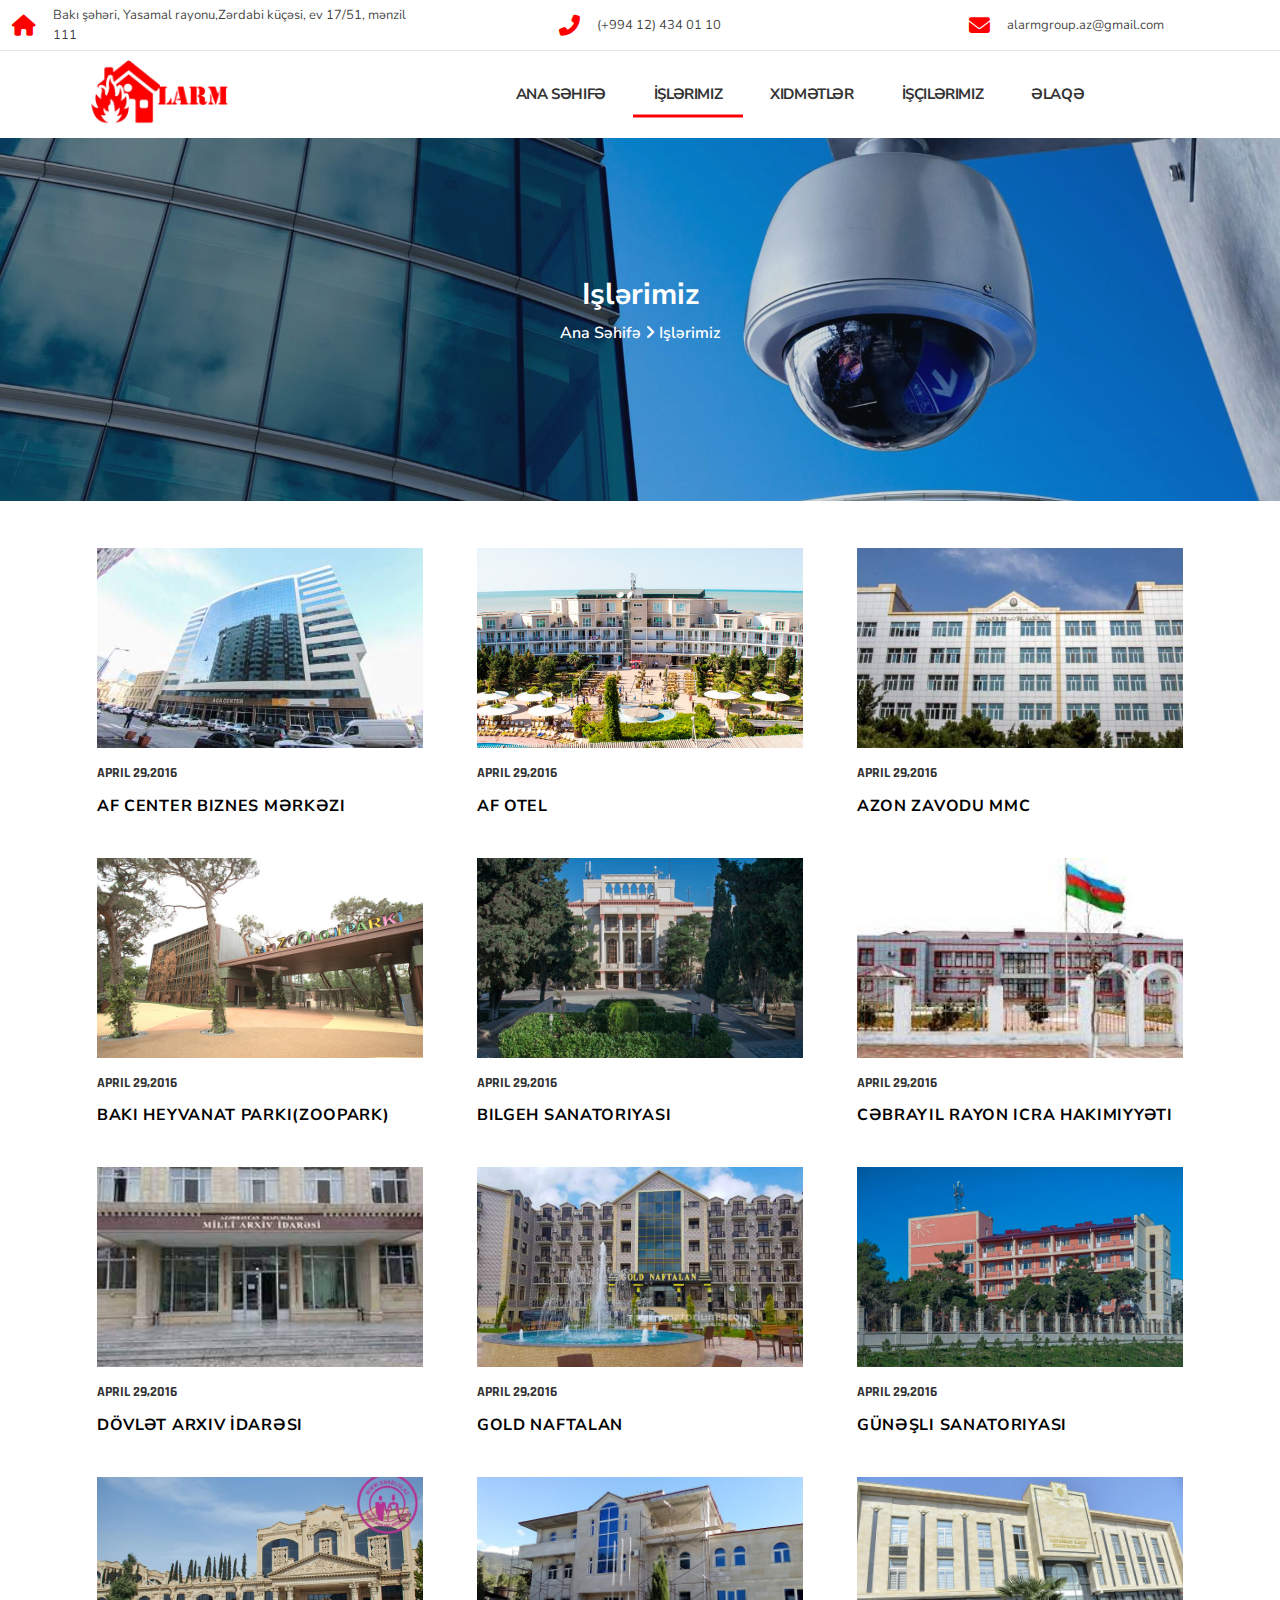
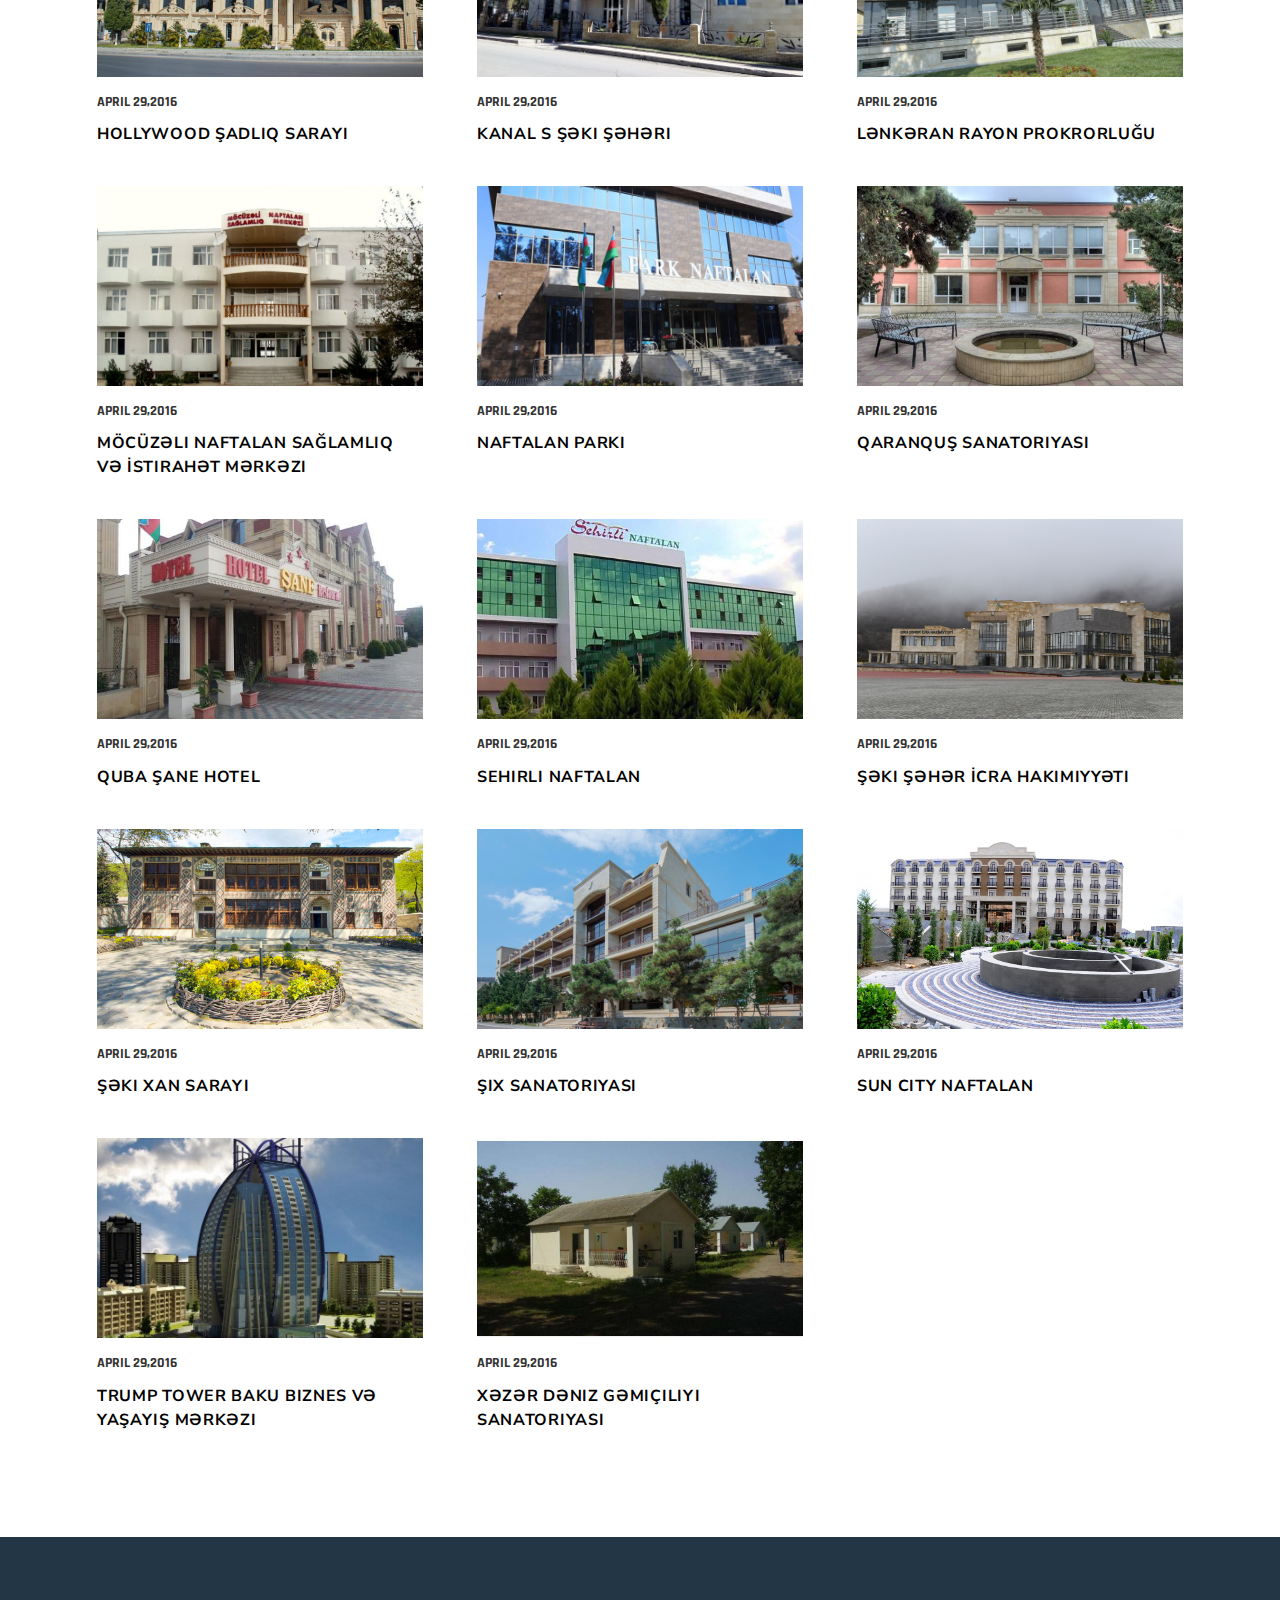
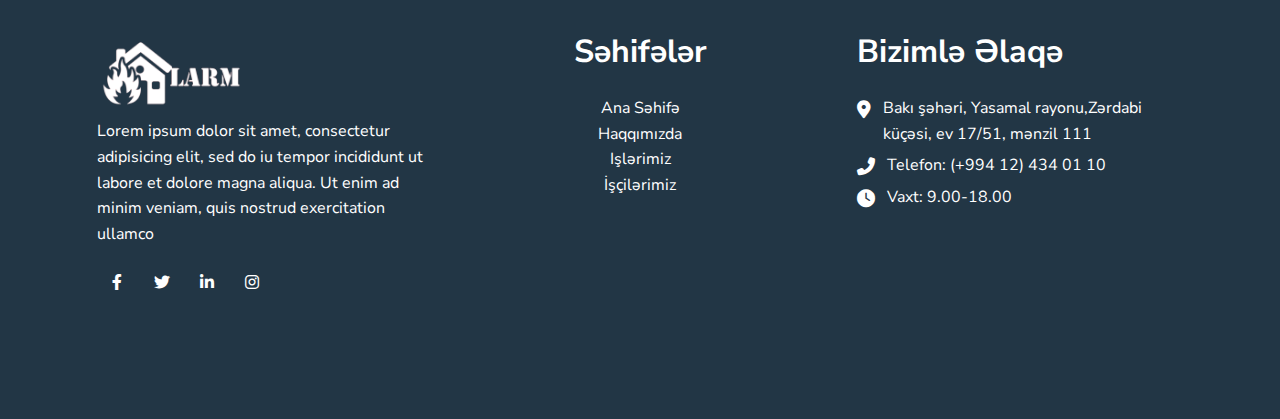
<file: works.html>
<!doctype html>
<html lang="en">

<head>
    <title>Işlərimiz - Alarm Group MMC</title>
    <meta charset="utf-8">
    <meta name="viewport" content="width=device-width, initial-scale=1, shrink-to-fit=no">

    <!-- Bootstrap CSS v5.2.3 -->
    <link rel="stylesheet" href="assets/libs/bootstrap-5.2.3-dist/css/bootstrap.min.css">
    <!-- ==== Font Awesome Pro === -->
    <link rel="stylesheet" href="assets/libs/font-awesome/css/all.min.css">
    <!-- ==== Fonts === -->
    <link rel="stylesheet" href="assets/css/works.css">
</head>

<body>
<header>
    <div class="desktop-header">
        <div class="container-fluid">
            <div class="upper-header row">
                <div class="col-lg-4 col-md-4">
                    <div class="header-phone-holder">
                        <i class="fas fa-home"></i>
                        Bakı şəhəri, Yasamal rayonu,Zərdabi küçəsi, ev 17/51, mənzil 111
                    </div>
                </div>
                <div class="col-lg-4 col-md-2">
                    <div class="header-phone-holder">
                        <i class="fas fa-phone-alt"></i>
                        (+994 12) 434 01 10
                    </div>
                </div>
                <div class="col-lg-4 col-md-2">
                    <div class="header-email-holder">
                        <i class="fas fa-envelope"></i>
                        alarmgroup.az@gmail.com
                    </div>
                </div>
            </div>
            <div class="lower-header row">
                <div class="col-md-3 text-center">
                    <div class="logo-main">
                        <a href="index.html">
                            <img alt="Logo" class="img-fluid logo" src="images/Alarm.png" title="Home">
                        </a>
                    </div>
                </div>
                <div class="col-md-9">
                    <ul class="header-menu vertical-center">
                        <li class="menu-item">
                            <a href="index.html">Ana Səhifə</a>
                        </li>
                        <!-- <li class="menu-item">
                            <a href="#">Haqqımızda</a>
                            <ul class="sub-menu">
                                <li class="sub-menu-item">
                                    <a href="#">Test</a>
                                </li>
                                <li class="sub-menu-item">
                                    <a href="#">Test</a>
                                </li>
                                <li class="sub-menu-item">
                                    <a href="#">Test</a>
                                </li>
                            </ul>
                        </li> -->
                        <li class="menu-item">
                            <a class="active" href="works.html">İşlərimiz</a>
                        </li>
                        <li class="menu-item">
                            <a href="services.html">Xidmətlər</a>
                        </li>
                        <li class="menu-item">
                            <a href="team.html">İşçilərimiz</a>
                        </li>
                        <li class="menu-item">
                            <a href="contact.html">Əlaqə</a>
                        </li>
                    </ul>
                </div>
            </div>
        </div>
    </div>
    <div class="mobile-header">
        <div class="mobile-header-wrapper">
            <div class="logo-main">
                <a href="index.html">
                    <img alt="Logo"
                         class="img-fluid logo" src="images/Alarm.png" title="Home">
                </a>
            </div>
            <div class="mobile-menu-toggle">
                <a class="mobile-menu-btn" href="javascript:void(0);">
                    <i class="fa-solid fa-bars fa-fade fa-lg"></i>
                </a>
            </div>
            <div class="mobile-menu">
                <ul class="mobile-menu-list">
                    <li>
                        <a href="index.html">
                            <span>Ana Səhifə</span>
                        </a>
                    </li>
                    <!-- <li>
                        <a href="index.html">
                            <span>Haqqımızda</span>
                        </a>
                    </li> -->
                    <li>
                        <a class="active" href="works.html">
                            <span>İşlərimiz</span>
                        </a>
                    </li>
                    <li>
                        <a href="services.html">
                            <span>Xidmətlər</span>
                        </a>
                    </li>
                    <li>
                        <a href="team.html">
                            <span>İşçilərimiz</span>
                        </a>
                    </li>
                    <li>
                        <a href="contact.html">
                            <span>Əlaqə</span>
                        </a>
                    </li>
                </ul>
            </div>
        </div>
    </div>
</header>
<main>
    <section class="page-break">
        <div class="container">
            <div class="col-md-12 text-center">
                <h1>Işlərimiz</h1>
                <p class="breadcrumb justify-content-center">
                    <a href="index.html">Ana Səhifə <i class="fas fa-angle-right"></i>&nbsp;</a><span>Işlərimiz</span>
                </p>
            </div>
        </div>
    </section>
    <section class="works-section">
        <div class="container">
            <div class="row">
                <div class="col-md-12 col-sm-12">
                    <div class="row works-wrapper">
                        <div class="col-lg-4 col-md-6 col-sm-6 col-xs-12 single-work">
                            <div class="work-box">
                                <div class="work-header">
                                    <a href="#">
                                        <div class="article-img work-img">
                                            <img src="images/works/AF Center Biznes Mərkəzi.jpg" class="img-fluid" alt="">
                                        </div>
                                        <div class="work-date">
                                            <span>April 29,2016</span>
                                        </div>
                                        <div class="work-title">
                                            <h2>AF Center Biznes Mərkəzi</h2>
                                        </div>
                                    </a>
                                </div>
                                <div class="work-content">
                                    <!-- <p>0</p> -->
                                </div>
                            </div>
                        </div>
                        <div class="col-lg-4 col-md-6 col-sm-6 col-xs-12 single-work">
                            <div class="work-box">
                                <div class="work-header">
                                    <a href="#">
                                        <div class="article-img work-img">
                                            <img src="images/works/AF Otel.jpg" class="img-fluid" alt="">
                                        </div>
                                        <div class="work-date">
                                            <span>April 29,2016</span>
                                        </div>
                                        <div class="work-title">
                                            <h2>AF Otel</h2>
                                        </div>
                                    </a>
                                </div>
                                <div class="work-content">
                                    <!-- <p>0</p> -->
                                </div>
                            </div>
                        </div>
                        <div class="col-lg-4 col-md-6 col-sm-6 col-xs-12 single-work">
                            <div class="work-box">
                                <div class="work-header">
                                    <a href="#">
                                        <div class="article-img work-img">
                                            <img src="images/works/Azon Zavodu MMC.jpg" class="img-fluid" alt="">
                                        </div>
                                        <div class="work-date">
                                            <span>April 29,2016</span>
                                        </div>
                                        <div class="work-title">
                                            <h2>Azon Zavodu MMC</h2>
                                        </div>
                                    </a>
                                </div>
                                <div class="work-content">
                                    <!-- <p>0</p> -->
                                </div>
                            </div>
                        </div>
                        <div class="col-lg-4 col-md-6 col-sm-6 col-xs-12 single-work">
                            <div class="work-box">
                                <div class="work-header">
                                    <a href="#">
                                        <div class="article-img work-img">
                                            <img src="images/works/Bakı heyvanat parkı( Zoopark).jpg" class="img-fluid" alt="">
                                        </div>
                                        <div class="work-date">
                                            <span>April 29,2016</span>
                                        </div>
                                        <div class="work-title">
                                            <h2>Bakı Heyvanat Parkı(Zoopark)</h2>
                                        </div>
                                    </a>
                                </div>
                                <div class="work-content">
                                    <!-- <p>0</p> -->
                                </div>
                            </div>
                        </div>
                        <div class="col-lg-4 col-md-6 col-sm-6 col-xs-12 single-work">
                            <div class="work-box">
                                <div class="work-header">
                                    <a href="#">
                                        <div class="article-img work-img">
                                            <img src="images/works/bilgeh sanatoriyası.jpg" class="img-fluid" alt="">
                                        </div>
                                        <div class="work-date">
                                            <span>April 29,2016</span>
                                        </div>
                                        <div class="work-title">
                                            <h2>Bilgeh Sanatoriyası</h2>
                                        </div>
                                    </a>
                                </div>
                                <div class="work-content">
                                    <!-- <p>0</p> -->
                                </div>
                            </div>
                        </div>
                        <div class="col-lg-4 col-md-6 col-sm-6 col-xs-12 single-work">
                            <div class="work-box">
                                <div class="work-header">
                                    <a href="#">
                                        <div class="article-img work-img">
                                            <img src="images/works/Cəbrayıl rayon icra hakimiyyəti.jpg" class="img-fluid" alt="">
                                        </div>
                                        <div class="work-date">
                                            <span>April 29,2016</span>
                                        </div>
                                        <div class="work-title">
                                            <h2>Cəbrayıl Rayon Icra Hakimiyyəti</h2>
                                        </div>
                                    </a>
                                </div>
                                <div class="work-content">
                                    <!-- <p>0</p> -->
                                </div>
                            </div>
                        </div>
                        <div class="col-lg-4 col-md-6 col-sm-6 col-xs-12 single-work">
                            <div class="work-box">
                                <div class="work-header">
                                    <a href="#">
                                        <div class="article-img work-img">
                                            <img src="images/works/Dövlət Arxiv İdarəsi.jpg" class="img-fluid" alt="">
                                        </div>
                                        <div class="work-date">
                                            <span>April 29,2016</span>
                                        </div>
                                        <div class="work-title">
                                            <h2>Dövlət Arxiv İdarəsi</h2>
                                        </div>
                                    </a>
                                </div>
                                <div class="work-content">
                                    <!-- <p>0</p> -->
                                </div>
                            </div>
                        </div>
                        <div class="col-lg-4 col-md-6 col-sm-6 col-xs-12 single-work">
                            <div class="work-box">
                                <div class="work-header">
                                    <a href="#">
                                        <div class="article-img work-img">
                                            <img src="images/works/Gold Naftalan.jpg" class="img-fluid" alt="">
                                        </div>
                                        <div class="work-date">
                                            <span>April 29,2016</span>
                                        </div>
                                        <div class="work-title">
                                            <h2>Gold Naftalan</h2>
                                        </div>
                                    </a>
                                </div>
                                <div class="work-content">
                                    <!-- <p>0</p> -->
                                </div>
                            </div>
                        </div>
                        <div class="col-lg-4 col-md-6 col-sm-6 col-xs-12 single-work">
                            <div class="work-box">
                                <div class="work-header">
                                    <a href="#">
                                        <div class="article-img work-img">
                                            <img src="images/works/Guneshli sanatoriyası.jpg" class="img-fluid" alt="">
                                        </div>
                                        <div class="work-date">
                                            <span>April 29,2016</span>
                                        </div>
                                        <div class="work-title">
                                            <h2>Günəşli Sanatoriyası</h2>
                                        </div>
                                    </a>
                                </div>
                                <div class="work-content">
                                    <!-- <p>0</p> -->
                                </div>
                            </div>
                        </div>
                        <div class="col-lg-4 col-md-6 col-sm-6 col-xs-12 single-work">
                            <div class="work-box">
                                <div class="work-header">
                                    <a href="#">
                                        <div class="article-img work-img">
                                            <img src="images/works/hollywood sadliq sarayi.jpg" class="img-fluid" alt="">
                                        </div>
                                        <div class="work-date">
                                            <span>April 29,2016</span>
                                        </div>
                                        <div class="work-title">
                                            <h2>Hollywood Şadliq Sarayı</h2>
                                        </div>
                                    </a>
                                </div>
                                <div class="work-content">
                                    <!-- <p>0</p> -->
                                </div>
                            </div>
                        </div>
                        <div class="col-lg-4 col-md-6 col-sm-6 col-xs-12 single-work">
                            <div class="work-box">
                                <div class="work-header">
                                    <a href="#">
                                        <div class="article-img work-img">
                                            <img src="images/works/Kanal S Şəki Şəhəri.jpg" class="img-fluid" alt="">
                                        </div>
                                        <div class="work-date">
                                            <span>April 29,2016</span>
                                        </div>
                                        <div class="work-title">
                                            <h2>Kanal S Şəki Şəhəri</h2>
                                        </div>
                                    </a>
                                </div>
                                <div class="work-content">
                                    <!-- <p>0</p> -->
                                </div>
                            </div>
                        </div>
                        <div class="col-lg-4 col-md-6 col-sm-6 col-xs-12 single-work">
                            <div class="work-box">
                                <div class="work-header">
                                    <a href="#">
                                        <div class="article-img work-img">
                                            <img src="images/works/Lənkəran rayon prokrorluğu.jpg" class="img-fluid" alt="">
                                        </div>
                                        <div class="work-date">
                                            <span>April 29,2016</span>
                                        </div>
                                        <div class="work-title">
                                            <h2>Lənkəran Rayon Prokrorluğu</h2>
                                        </div>
                                    </a>
                                </div>
                                <div class="work-content">
                                    <!-- <p>0</p> -->
                                </div>
                            </div>
                        </div>
                        <div class="col-lg-4 col-md-6 col-sm-6 col-xs-12 single-work">
                            <div class="work-box">
                                <div class="work-header">
                                    <a href="#">
                                        <div class="article-img work-img">
                                            <img src="images/works/Möcüzəli Naftalan sağlamlıq və istirahət mərkəzi.jpg" class="img-fluid" alt="">
                                        </div>
                                        <div class="work-date">
                                            <span>April 29,2016</span>
                                        </div>
                                        <div class="work-title">
                                            <h2>Möcüzəli Naftalan Sağlamlıq və İstirahət Mərkəzi</h2>
                                        </div>
                                    </a>
                                </div>
                                <div class="work-content">
                                    <!-- <p>0</p> -->
                                </div>
                            </div>
                        </div>
                        <div class="col-lg-4 col-md-6 col-sm-6 col-xs-12 single-work">
                            <div class="work-box">
                                <div class="work-header">
                                    <a href="#">
                                        <div class="article-img work-img">
                                            <img src="images/works/park-naftalan.jpg" class="img-fluid" alt="">
                                        </div>
                                        <div class="work-date">
                                            <span>April 29,2016</span>
                                        </div>
                                        <div class="work-title">
                                            <h2>Naftalan Parkı</h2>
                                        </div>
                                    </a>
                                </div>
                                <div class="work-content">
                                    <!-- <p>0</p> -->
                                </div>
                            </div>
                        </div>
                        <div class="col-lg-4 col-md-6 col-sm-6 col-xs-12 single-work">
                            <div class="work-box">
                                <div class="work-header">
                                    <a href="#">
                                        <div class="article-img work-img">
                                            <img src="images/works/Qaranquş Sanatoriyası.jpg" class="img-fluid" alt="">
                                        </div>
                                        <div class="work-date">
                                            <span>April 29,2016</span>
                                        </div>
                                        <div class="work-title">
                                            <h2>Qaranquş Sanatoriyası</h2>
                                        </div>
                                    </a>
                                </div>
                                <div class="work-content">
                                    <!-- <p>0</p> -->
                                </div>
                            </div>
                        </div>
                        <div class="col-lg-4 col-md-6 col-sm-6 col-xs-12 single-work">
                            <div class="work-box">
                                <div class="work-header">
                                    <a href="#">
                                        <div class="article-img work-img">
                                            <img src="images/works/Quba Şane Hotel.jpg" class="img-fluid" alt="">
                                        </div>
                                        <div class="work-date">
                                            <span>April 29,2016</span>
                                        </div>
                                        <div class="work-title">
                                            <h2>Quba Şane Hotel</h2>
                                        </div>
                                    </a>
                                </div>
                                <div class="work-content">
                                    <!-- <p>0</p> -->
                                </div>
                            </div>
                        </div>
                        <div class="col-lg-4 col-md-6 col-sm-6 col-xs-12 single-work">
                            <div class="work-box">
                                <div class="work-header">
                                    <a href="#">
                                        <div class="article-img work-img">
                                            <img src="images/works/Sehirli Naftalan.jpg" class="img-fluid" alt="">
                                        </div>
                                        <div class="work-date">
                                            <span>April 29,2016</span>
                                        </div>
                                        <div class="work-title">
                                            <h2>Sehirli Naftalan</h2>
                                        </div>
                                    </a>
                                </div>
                                <div class="work-content">
                                    <!-- <p>0</p> -->
                                </div>
                            </div>
                        </div>
                        <div class="col-lg-4 col-md-6 col-sm-6 col-xs-12 single-work">
                            <div class="work-box">
                                <div class="work-header">
                                    <a href="#">
                                        <div class="article-img work-img">
                                            <img src="images/works/Şəki şəhər icra hakimiyyəti.jpg" class="img-fluid" alt="">
                                        </div>
                                        <div class="work-date">
                                            <span>April 29,2016</span>
                                        </div>
                                        <div class="work-title">
                                            <h2>Şəki şəhər İcra Hakimiyyəti</h2>
                                        </div>
                                    </a>
                                </div>
                                <div class="work-content">
                                    <!-- <p>0</p> -->
                                </div>
                            </div>
                        </div>
                        <div class="col-lg-4 col-md-6 col-sm-6 col-xs-12 single-work">
                            <div class="work-box">
                                <div class="work-header">
                                    <a href="#">
                                        <div class="article-img work-img">
                                            <img src="images/works/Şəki_xan_sarayı.jpg" class="img-fluid" alt="">
                                        </div>
                                        <div class="work-date">
                                            <span>April 29,2016</span>
                                        </div>
                                        <div class="work-title">
                                            <h2>Şəki Xan Sarayı</h2>
                                        </div>
                                    </a>
                                </div>
                                <div class="work-content">
                                    <!-- <p>0</p> -->
                                </div>
                            </div>
                        </div>
                        <div class="col-lg-4 col-md-6 col-sm-6 col-xs-12 single-work">
                            <div class="work-box">
                                <div class="work-header">
                                    <a href="#">
                                        <div class="article-img work-img">
                                            <img src="images/works/Şıx Sanatoriyası.jpg" class="img-fluid" alt="">
                                        </div>
                                        <div class="work-date">
                                            <span>April 29,2016</span>
                                        </div>
                                        <div class="work-title">
                                            <h2>Şıx Sanatoriyası</h2>
                                        </div>
                                    </a>
                                </div>
                                <div class="work-content">
                                    <!-- <p>0</p> -->
                                </div>
                            </div>
                        </div>
                        <div class="col-lg-4 col-md-6 col-sm-6 col-xs-12 single-work">
                            <div class="work-box">
                                <div class="work-header">
                                    <a href="#">
                                        <div class="article-img work-img">
                                            <img src="images/works/Sun City Naftalan.jpg" class="img-fluid" alt="">
                                        </div>
                                        <div class="work-date">
                                            <span>April 29,2016</span>
                                        </div>
                                        <div class="work-title">
                                            <h2>Sun City Naftalan</h2>
                                        </div>
                                    </a>
                                </div>
                                <div class="work-content">
                                    <!-- <p>0</p> -->
                                </div>
                            </div>
                        </div>
                        <div class="col-lg-4 col-md-6 col-sm-6 col-xs-12 single-work">
                            <div class="work-box">
                                <div class="work-header">
                                    <a href="#">
                                        <div class="article-img work-img">
                                            <img src="images/works/Trump Tower Baku Biznes və yaşayış mərkəzi.jpg" class="img-fluid" alt="">
                                        </div>
                                        <div class="work-date">
                                            <span>April 29,2016</span>
                                        </div>
                                        <div class="work-title">
                                            <h2>Trump Tower Baku Biznes və yaşayış mərkəzi</h2>
                                        </div>
                                    </a>
                                </div>
                                <div class="work-content">
                                    <!-- <p>0</p> -->
                                </div>
                            </div>
                        </div>
                        <div class="col-lg-4 col-md-6 col-sm-6 col-xs-12 single-work">
                            <div class="work-box">
                                <div class="work-header">
                                    <a href="#">
                                        <div class="article-img work-img">
                                            <img src="images/works/Xəzər Dəniz gəmiçiliyi sanatoriyası.jpg" class="img-fluid" alt="">
                                        </div>
                                        <div class="work-date">
                                            <span>April 29,2016</span>
                                        </div>
                                        <div class="work-title">
                                            <h2>Xəzər Dəniz gəmiçiliyi sanatoriyası</h2>
                                        </div>
                                    </a>
                                </div>
                                <div class="work-content">
                                    <!-- <p>0</p> -->
                                </div>
                            </div>
                        </div>
                    </div>
                    <ul class="works-pagination vertical-center my-4"></ul>
                </div>
            </div>
        </div>
    </section>
</main>
<footer>
    <div class="container">
        <div class="row">
            <div class="col-sm-12 col-md-6 col-lg-4">
                <div class="footer-box">
                    <a href="index.html">
                        <img alt="" class="img-fluid logo" src="images/AlarmWhite.png">
                    </a>
                    <p class="mb-3">Lorem ipsum dolor sit amet, consectetur adipisicing elit, sed do iu tempor
                        incididunt ut labore
                        et dolore magna aliqua. Ut enim ad minim veniam, quis nostrud exercitation ullamco
                    </p>
                    <div class="social-icons">
                        <a class="facebook" href="#"><i class="fa-brands fa-facebook-f"></i></a>
                        <a class="twitter" href="#"><i class="fa-brands fa-twitter"></i></a>
                        <a class="linkedin" href="#"><i class="fa-brands fa-linkedin-in"></i></a>
                        <a class="instagram" href="#"><i class="fa-brands fa-instagram"></i></a>
                    </div>
                </div>
            </div>
            <div class="col-sm-12 col-md-6 col-lg-4 text-center">
                <div class="footer-box">
                    <h2>Səhifələr</h2>
                    <ul class="footer-navigation">
                        <li><a href="index.html">Ana Səhifə</a></li>
                        <li><a href="#">Haqqımızda</a></li>
                        <li><a href="#">Işlərimiz</a></li>
                        <li><a href="#">İşçilərimiz</a></li>
                        <!-- <li><a href="#">Bizimlə Əlaqə</a></li> -->
                    </ul>
                </div>
            </div>
            <div class="col-sm-12 col-md-6 col-lg-4">
                <div class="footer-box">
                    <h2>Bizimlə Əlaqə</h2>
                    <div class="footer-address">
                        <div class="footer_s_inner">
                            <div class="footer-social-icon">
                                <i class="fa-solid fa-location-dot"></i>
                            </div>
                            <div class="footer-social-info">
                                <p>
                                    Bakı şəhəri, Yasamal rayonu,Zərdabi küçəsi, ev 17/51, mənzil 111
                                </p>
                            </div>
                        </div>
                        <div class="footer_s_inner">
                            <div class="footer-social-icon">
                                <i class="fas fa-phone-alt"></i>
                            </div>
                            <div class="footer-social-info">
                                <p>Telefon: (+994 12) 434 01 10</p>
                            </div>
                        </div>
                        <div class="footer_s_inner">
                            <div class="footer-social-icon">
                                <i class="fa-solid fa-clock"></i>
                            </div>
                            <div class="footer-social-info">
                                <p>Vaxt: 9.00-18.00</p>
                            </div>
                        </div>
                    </div>
                </div>
            </div>
        </div>
    </div>
</footer>
<button id="scroll-to-top"><i class="fas fa-angle-up"></i></button>
<!-- Jquery -->
<script src="assets/libs/jquery/jquery.min.js"></script>
<!-- Bootstrap JavaScript Libraries -->
<script src="assets/libs/bootstrap-5.2.3-dist/js/bootstrap.bundle.min.js"></script>
<!-- Core Js -->
<script src="assets/js/core.js"></script>
<script src="assets/js/header.js"></script>
<!-- Custom Js -->
<script src="assets/js/works.js"></script>
</body>


</html>
</file>
<file: assets/css/style.css>
@import url(core.css);

/* =======================
     Cover Section
====================== */

.cover-section {
    padding: 0;
}

.carousel-news-box {
    position: relative;
    width: 100%;
    height: 80vh;
    background-image: url(../../images/slider1.jpg);
    background-size: cover;
    background-repeat: no-repeat;
}

.carousel-news-box::after, .carousel-news-content {
    content: '';
    position: absolute;
    left: 0;
    right: 0;
    top: 0;
    bottom: 0;
}

.carousel-news-box::after {
    width: 100%;
    background-color: black;
    opacity: 0.5;
}

.carousel-news-content {
    color: white;
    z-index: 2;
    margin: auto 15%;
    width: fit-content;
    height: fit-content;
}

.carousel-news-header {
    font-family: var(--family-Rajdhani);
}

.carousel-news-heading {
    font-size: 80px;
    font-weight: 700;
    transition: .5s;
    line-height: 1;
}

.carousel-news-body {
    font-weight: 500px;
    font-size: 20px;
}

/* =======================
     Partners Section
====================== */

.partners-section {
    background-color: var(--color-main);
}

.partners-section .slick-next {
    right: -15px;
}

.partners-section .slick-prev {
    left: -15px;
}

.partner-box img {
    margin: auto;
}

/* =======================
     Features Section
====================== */

.features-section {
    background-color: var(--color-white);
}

.feature-box {
    display: flex;
    align-items: center;
}

.feature-icon {
    background-color: white;
    width: 90px;
    height: 90px;
    padding: 0 40px;
}

.feature-icon img{
    height: 100%;
}

.feature-title {
    font-size: 22px;
    font-weight: 700;
}

.feature-body {
    color: var(--color-gray);
}

/* ====================
    About us Section 
======================*/

.about-section {
    padding-top: 120px;
}

.about-body {
    padding-right: 80px;
}

.about-list-item {
    padding-bottom: 10px;
}

.about-list-text {
    font-size: 17px;
    color: #6A6A6A;
}

.about-list-items i {
    color: var(--color-main);
    font-size: 13px;
    margin-right: 5px;
}

/* ====================
    Call Section
======================*/
.call-section {
    background-color: var(--color-secondary);
    padding: 60px 0px 55px 0px;
    color: white;
}

.call-box {
    width: 70%;
}

.call-icon {
    font-size: 60px;
    margin-right: 25px;
}

.call-text {
    font-size: 21px;
    font-weight: 500;
}

/* ====================
    Project Section
======================*/

.projects-section {
    background: var(--color-white)
}

.project-box {
    position: relative;
    margin-bottom: 26px;
    padding: 20px;
    
}

.project-image {
    overflow: hidden;
    position: relative;
    min-height: 214px;
}

.project-image img {
    transform: scale(1);
    transition: .5s;
    min-height: inherit;
}

.project-image::before {
    content: "";
    position: absolute;
    top: 0;
    bottom: 0;
    left: 0;
    right: 0;
    background: #00000080;
    transform: scale(0);
    transition: .5s;
    z-index: 1;
}

.project-box:hover .project-image::before,
.project-box:hover .project-image img {
    transform: scale(1.2);
}

.project-content {
    background-color: white;
    position: absolute;
    left: 0;
    right: 0;
    bottom: -25px;
    margin: auto;
    width: 80%;
    box-shadow: 0 0 40px 0 #0000000f;
    text-align: center;
    border-radius: 5%;
    z-index: 2;
    padding: 25px 0 20px 0;
}

.project-content-heading h1 {
    font-family: var(--family-Rajdhani);
    color: var(--color-dark);
    font-size: 22px;
    line-height: 1.2;
    font-weight: 700;
    transition: .5s;
}

.project-content-heading:hover h1 {
    color: var(--color-main);
}

/* ====================
    Contact Section
======================*/

.contact-section {
    background: var(--color-secondary);
    color:white;
}

.contact-icon i{
    color: var(--color-main);
    height: 50px;
    width: 50px;
    line-height: 50px;
    background: white;
    font-size: 20px;
    margin-right: 20px;
    border-radius: 50%;
    transition: all 0.5s ease 0s;
}

.contact-box:hover .contact-icon i{
    color: white;
    background:var(--color-main)
}
.contact-text{
    height:50px;
    display: flex;
    align-items: center
}

.contact-text p{
    color: white;
    font-size: 20px;
    font-family: var(--family-Rajdhani);
    font-style: normal;
    line-height: 1.2;
    font-weight: 700;
    -webkit-transition: .5s;
    transition: .5s;
    margin-bottom: 0;
}

.contact-form{
    background: white;
    padding:40px;
    border-radius:20px;
}

input.contact-input{
    height: 45px;
}

.contact-input{
    width: 100%;
    color: #888888;
    border-radius: 5px;
    outline: none;
    margin-bottom: 20px;
    text-align: left;
    border: 1px solid #f1f1f1;
    padding-left: 25px;
}

.contact-form .button{
    display:block;
    width:100%;
    outline: none;
    border: none;
}
</file>
<file: assets/css/team.css>
@import url(core.css);

.team-section{
    padding: 90px 0 70px;
}

.member-box{
    padding:0 15px;
    margin-bottom:30px;
    text-align:center;
    position: relative;
    overflow: hidden;
}

.member-img{
    padding-bottom: 55px;
}

.member-img img {
    max-width: 100%;
    height: auto;
    object-fit: contain;
}
.member-box .member-img img {
    width: 100%;
    height: auto;
}

.member-info{
    position: absolute;
    bottom:-67px;
    left: 0;
    right: 0;
    text-align: center;
    margin: 0 35px;
    padding: 30px 0;
    box-shadow: 0 0 65px 0 rgb(0, 0, 0,0.08);
    background-color: #fff;
    transition: all 0.3s ease 0s;
    z-index: 2;
}

.member-info:hover{
    bottom:0;
    background-color: var(--color-main);
    color: #fff
}

.member-name h2{
    font-weight:700;
    font-size:23px;

}

.member-social{
    display: flex;
    align-items: center;
    justify-content: center;
}

.member-social a {
    width: 40px;
    height: 40px;
    line-height: 40px;
    display: inline-block;
    text-align: center;
    margin-right: 5px;
    margin-bottom: 5px;
    transition: all 0.5s;
    border-radius: 50%;
    background-color: #fff;
}


.member-social i{
    color:var(--color-main);
}
</file>
<file: assets/css/works.css>
@import url(core.css);
/* =======================
     News Section
====================== */

.works-section {
    padding: 2rem 0;
}

.work-box {
    padding: 15px;
}

.work-img {
    margin-bottom: 14px;
    position: relative;
    overflow: hidden;
}

.work-box img {
    transition: .3s;
    object-fit: cover;
    height: 200px;
    width: 100%; 
}

.work-box:hover img {
    transform: scale(1.1);
}

.article-img::before {
    content: '\2b';
    font-family: 'Font Awesome 6 Pro', serif;
    font-weight: 900;
    position: absolute;
    width: 100%;
    height: 100%;
    z-index: 100;
    display: flex;
    justify-content: center;
    align-items: center;
    color: #fff;
    font-size: 4rem;
    background-color: rgba(0, 0, 0, 0.4);
    transition: 0.4s all;
    opacity:0;
}

.work-box:hover .article-img::before{
    opacity: 1;
}

.work-date {
    color: #333;
    font-family: var(--family-Rajdhani);
    margin-bottom: 9px;
    font-size: 14px;
    font-weight: 700;
    text-transform: uppercase;
}

.work-title h2 {
    margin-bottom: 9px;
    font-size: 16px;
    line-height: 24px;
    font-weight: 700;
    letter-spacing: .7px;
    text-transform: uppercase;
    color: var(--color-text);
    transition: 0.3s all;
}

.work-box:hover h2 {
    color: var(--color-main);
}

.work-content {
    font-family: var(--font-OS);
    margin-bottom: 10px;
    opacity: 0.8;
    line-height: 20px;
}

/* =======================
    Works Pagination
====================== */

.works-pagination li {
    margin: 0 10px;
}

.works-pagination a {
    display: block;
    min-width: 45px;
    min-height: 45px;
    line-height: 45px;
    text-align: center;
    border: 2px solid #bfbfbf;
    color: #bfbfbf;
    border-radius: 0;
    font-size: 14px;
    font-weight: 700;
    text-decoration: none !important;
    transition: 0.4s all;
}

.works-pagination a:hover,
.works-pagination a.active {
    background-color: var(--color-main);
    border-color: var(--color-main);
    color: #fff;
}

.works-pagination :is(a.next, a.prev) {
    border: none;
    font-weight: 900;
    font-size: 24px;
}

.works-pagination :is(a.next, a.prev):hover {
    border: none;
    background-color: transparent;
    color: var(--color-main);
}
</file>
